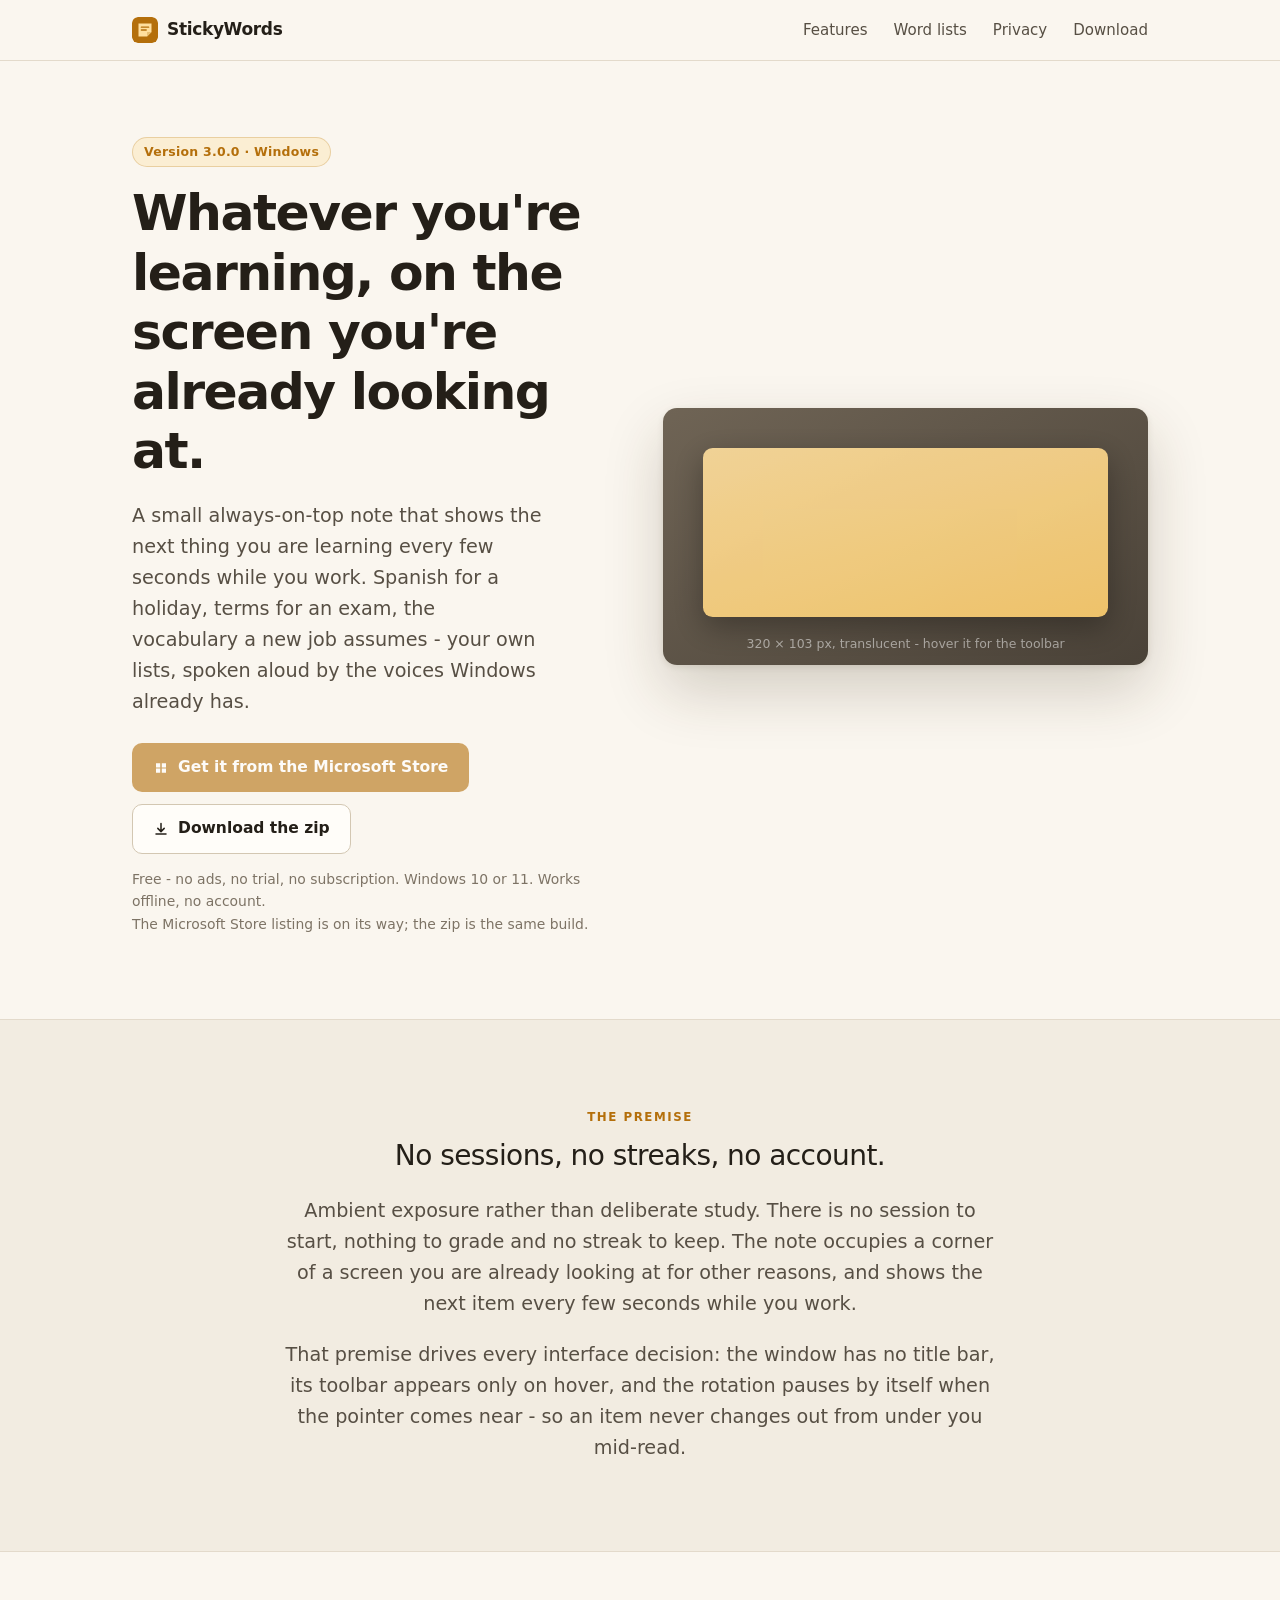
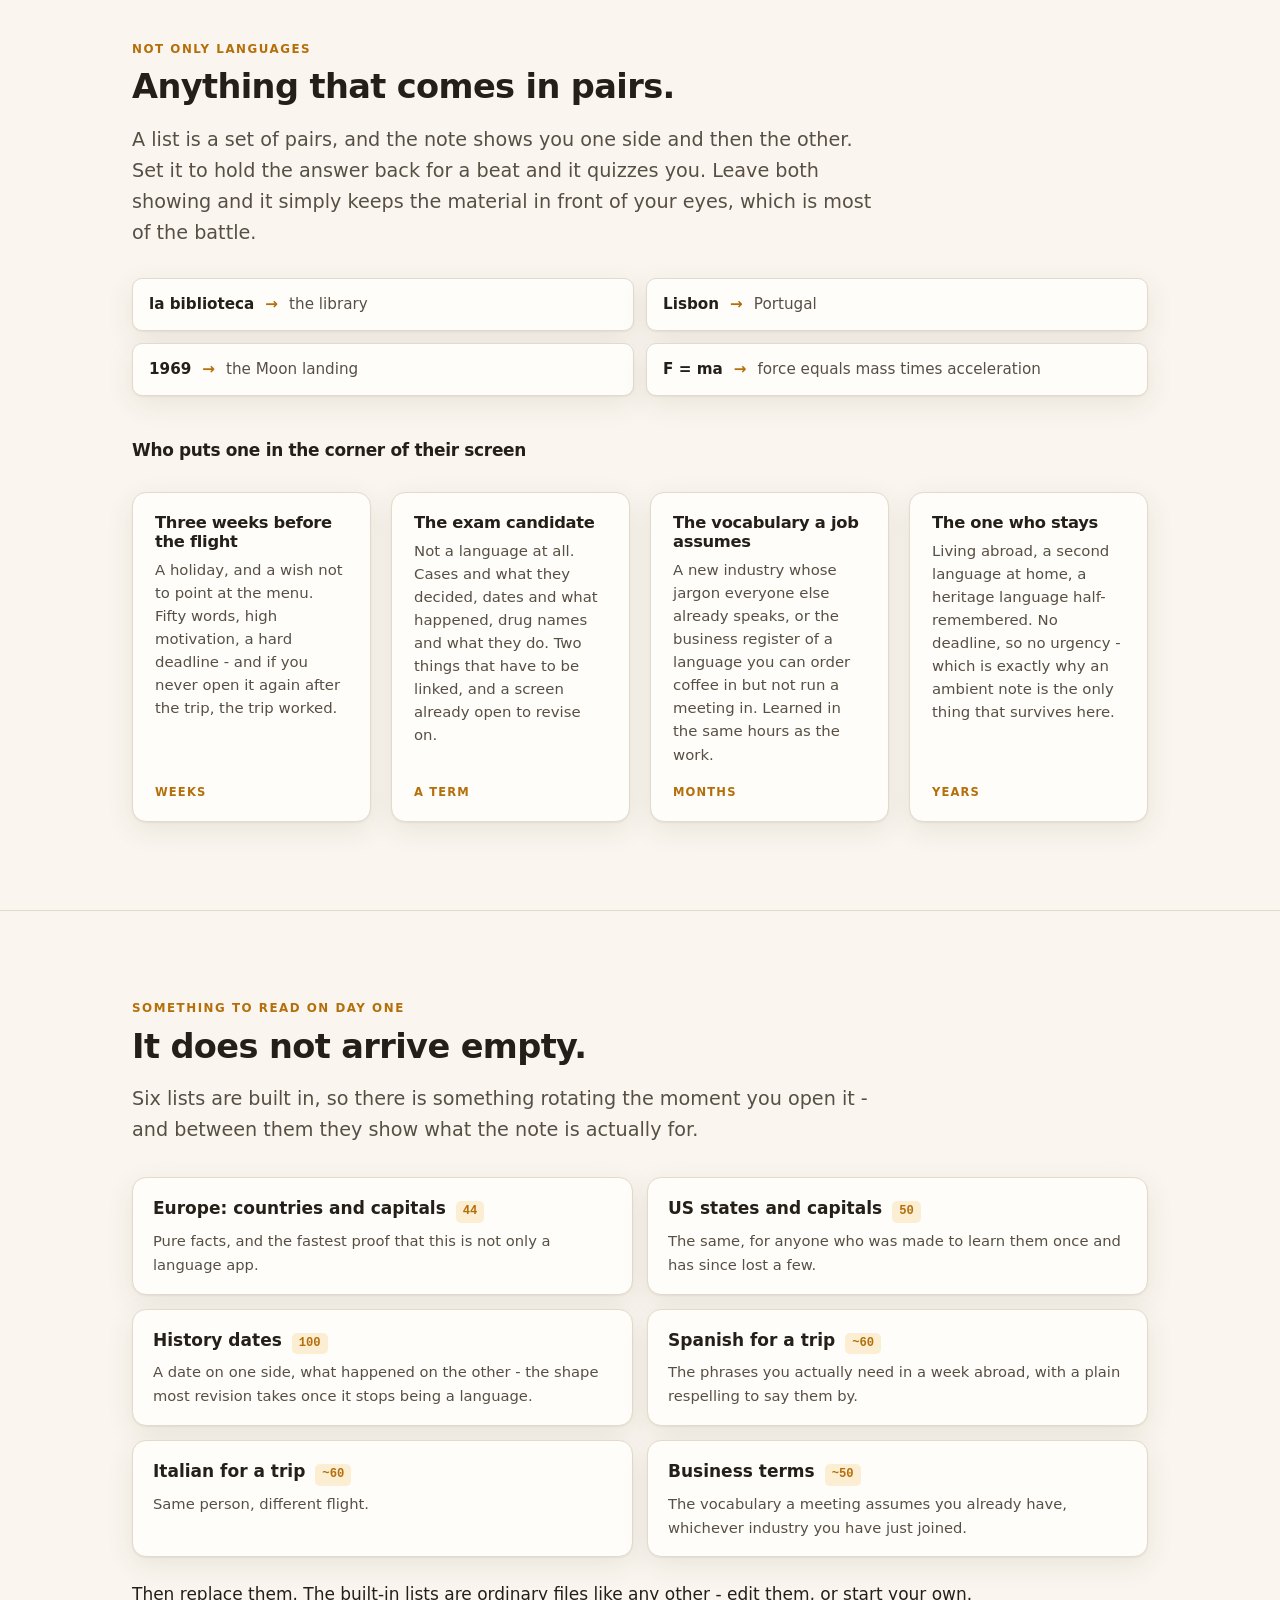
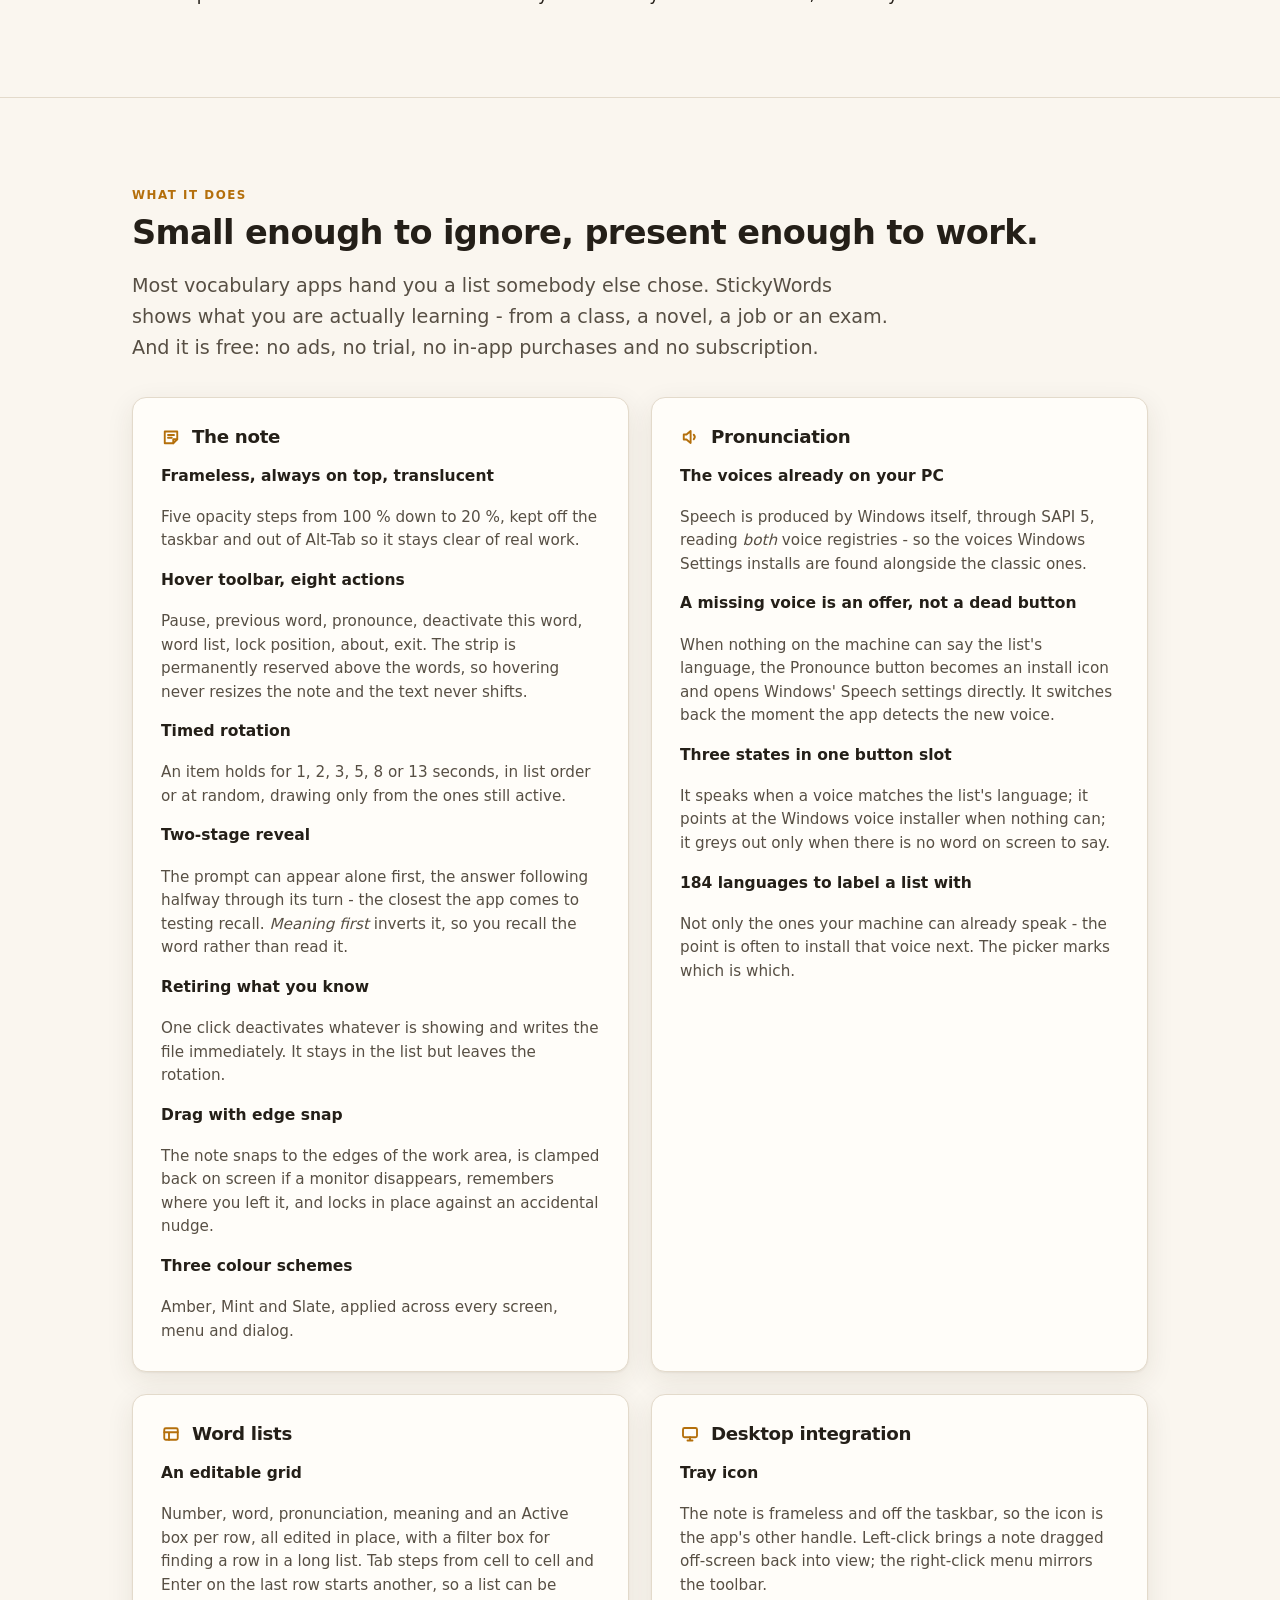
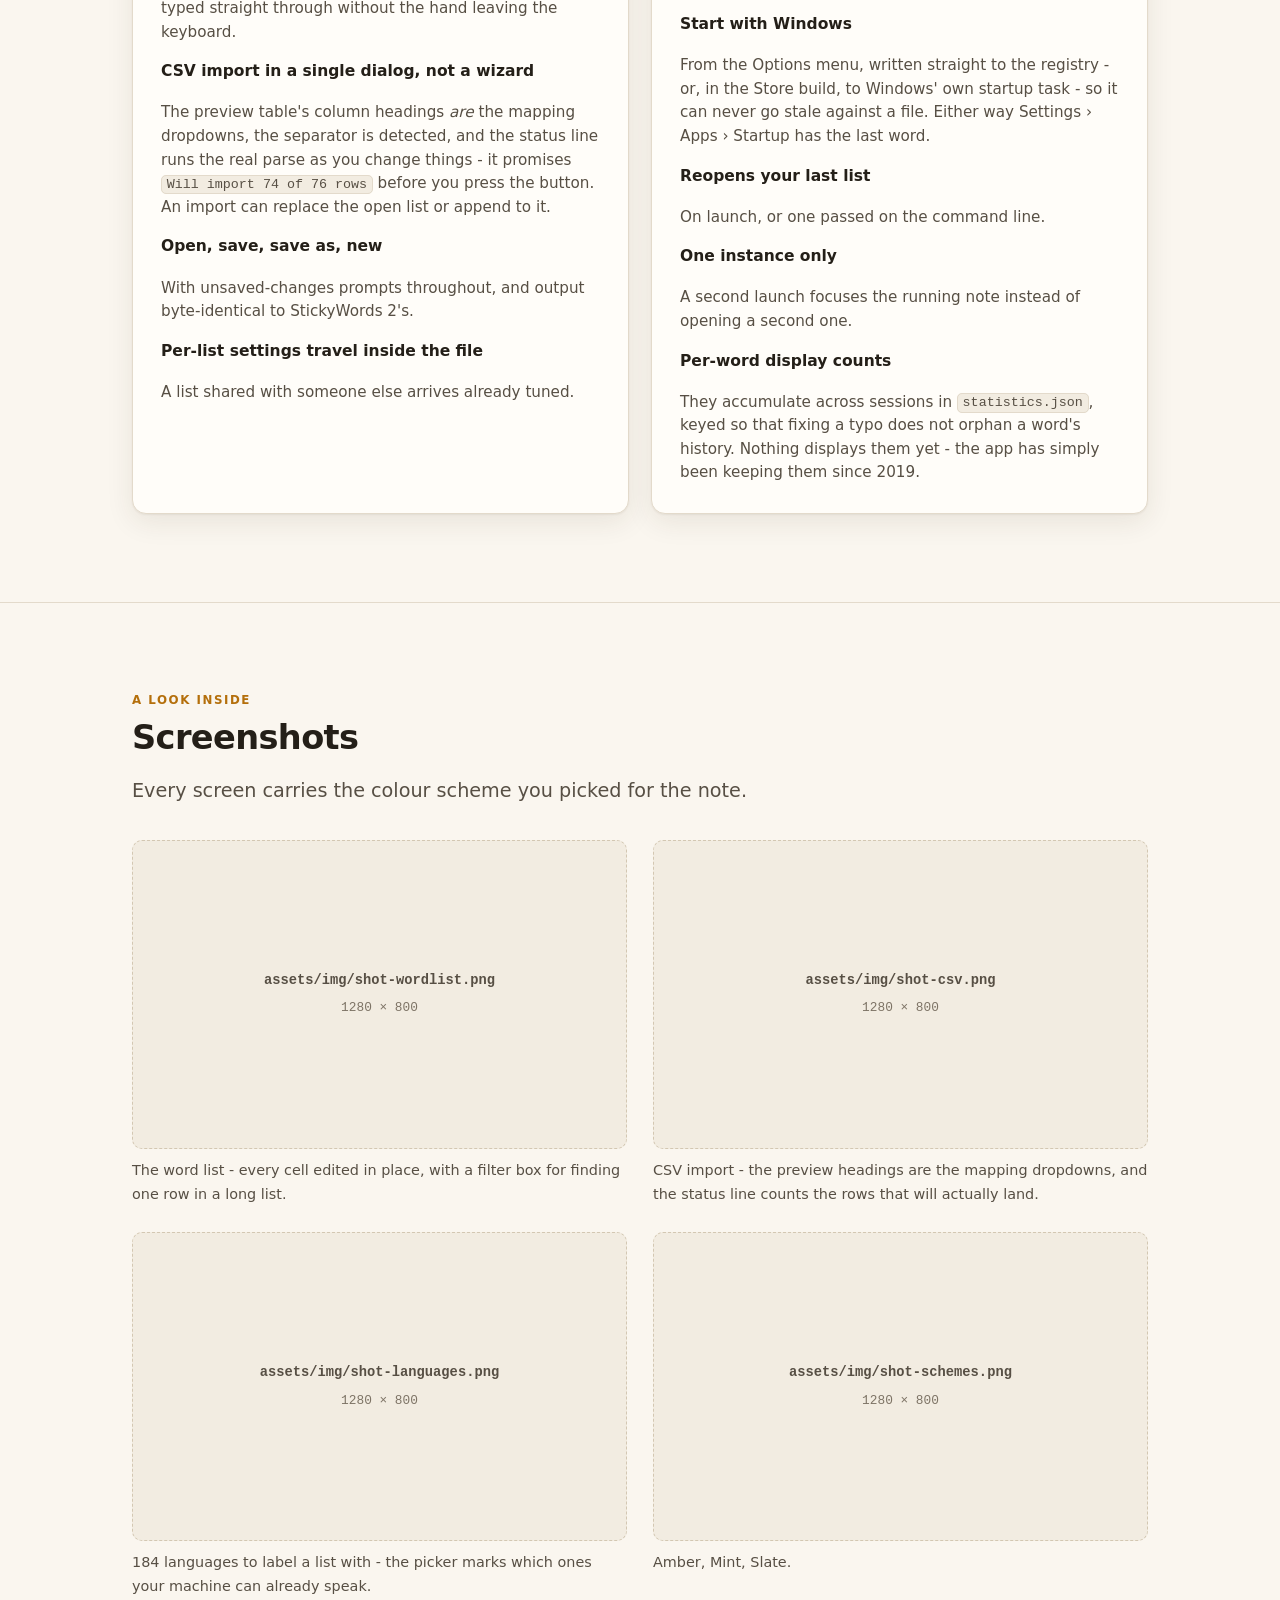
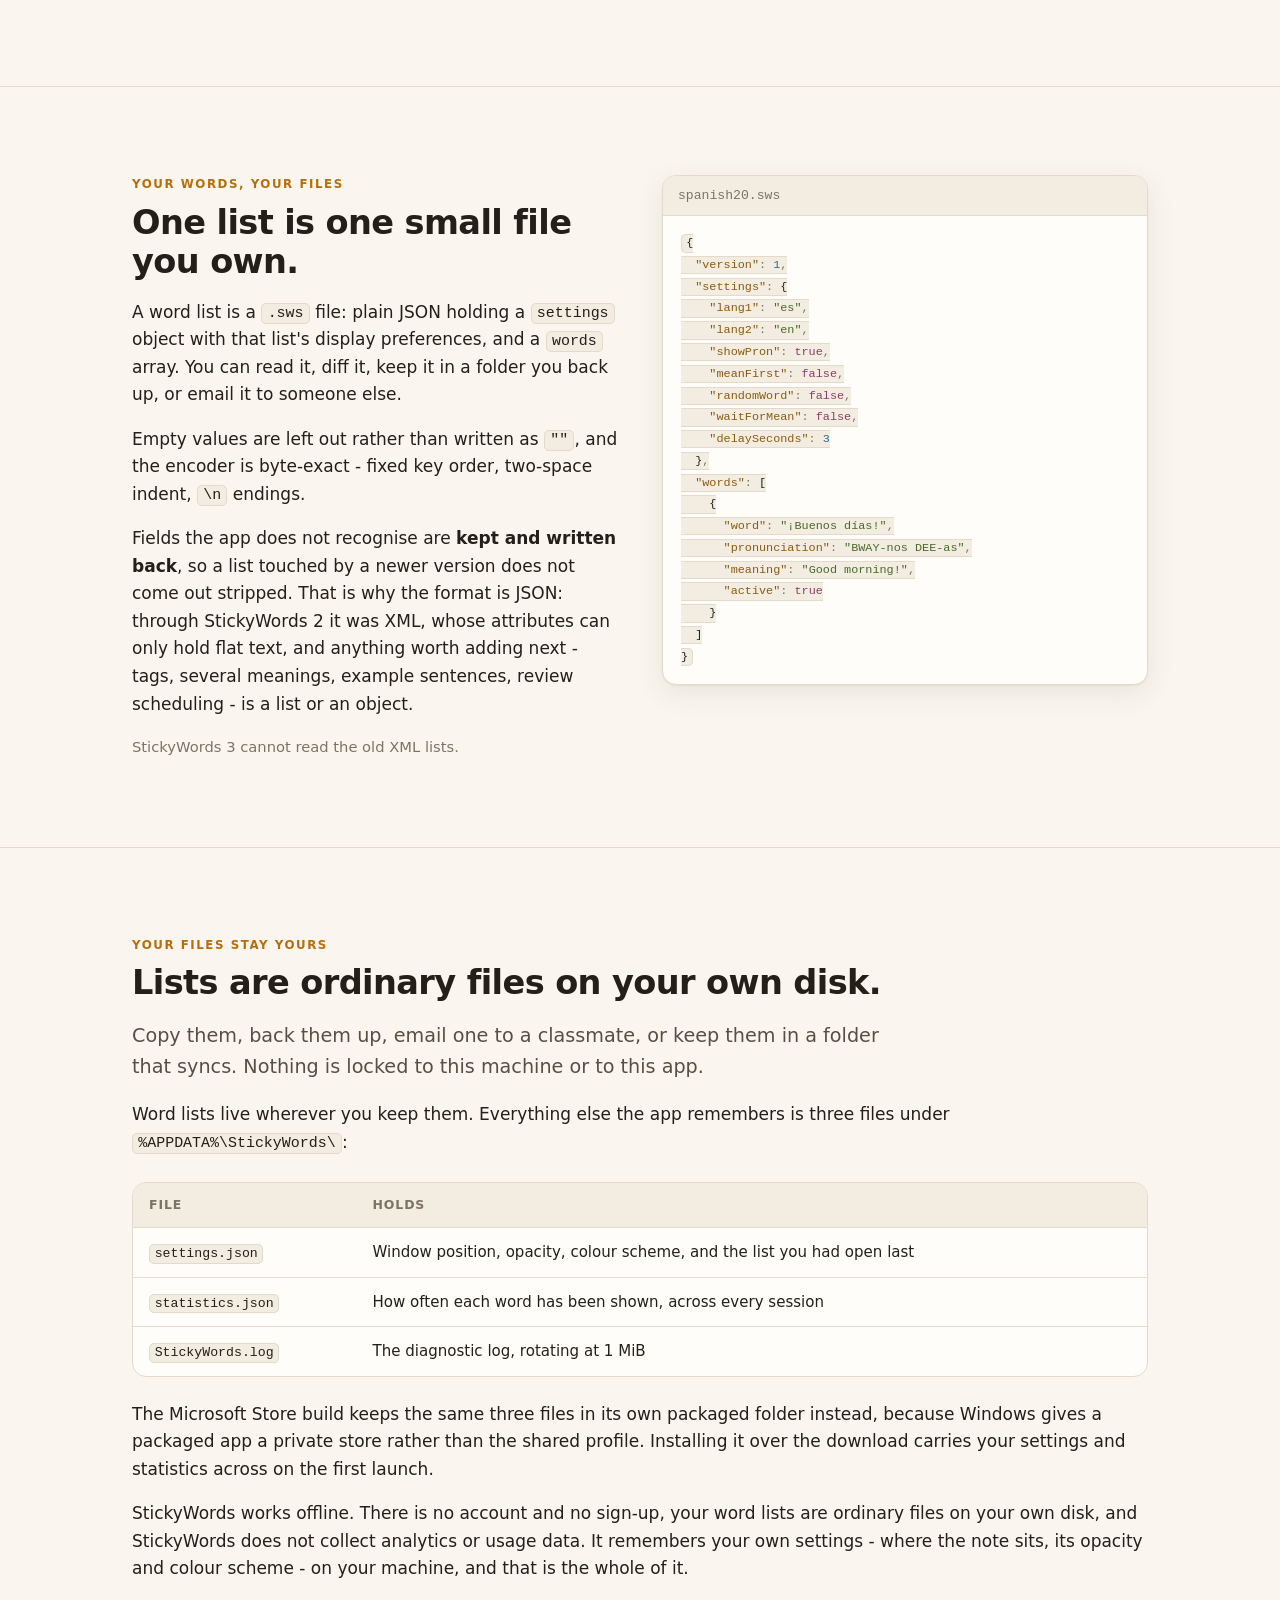
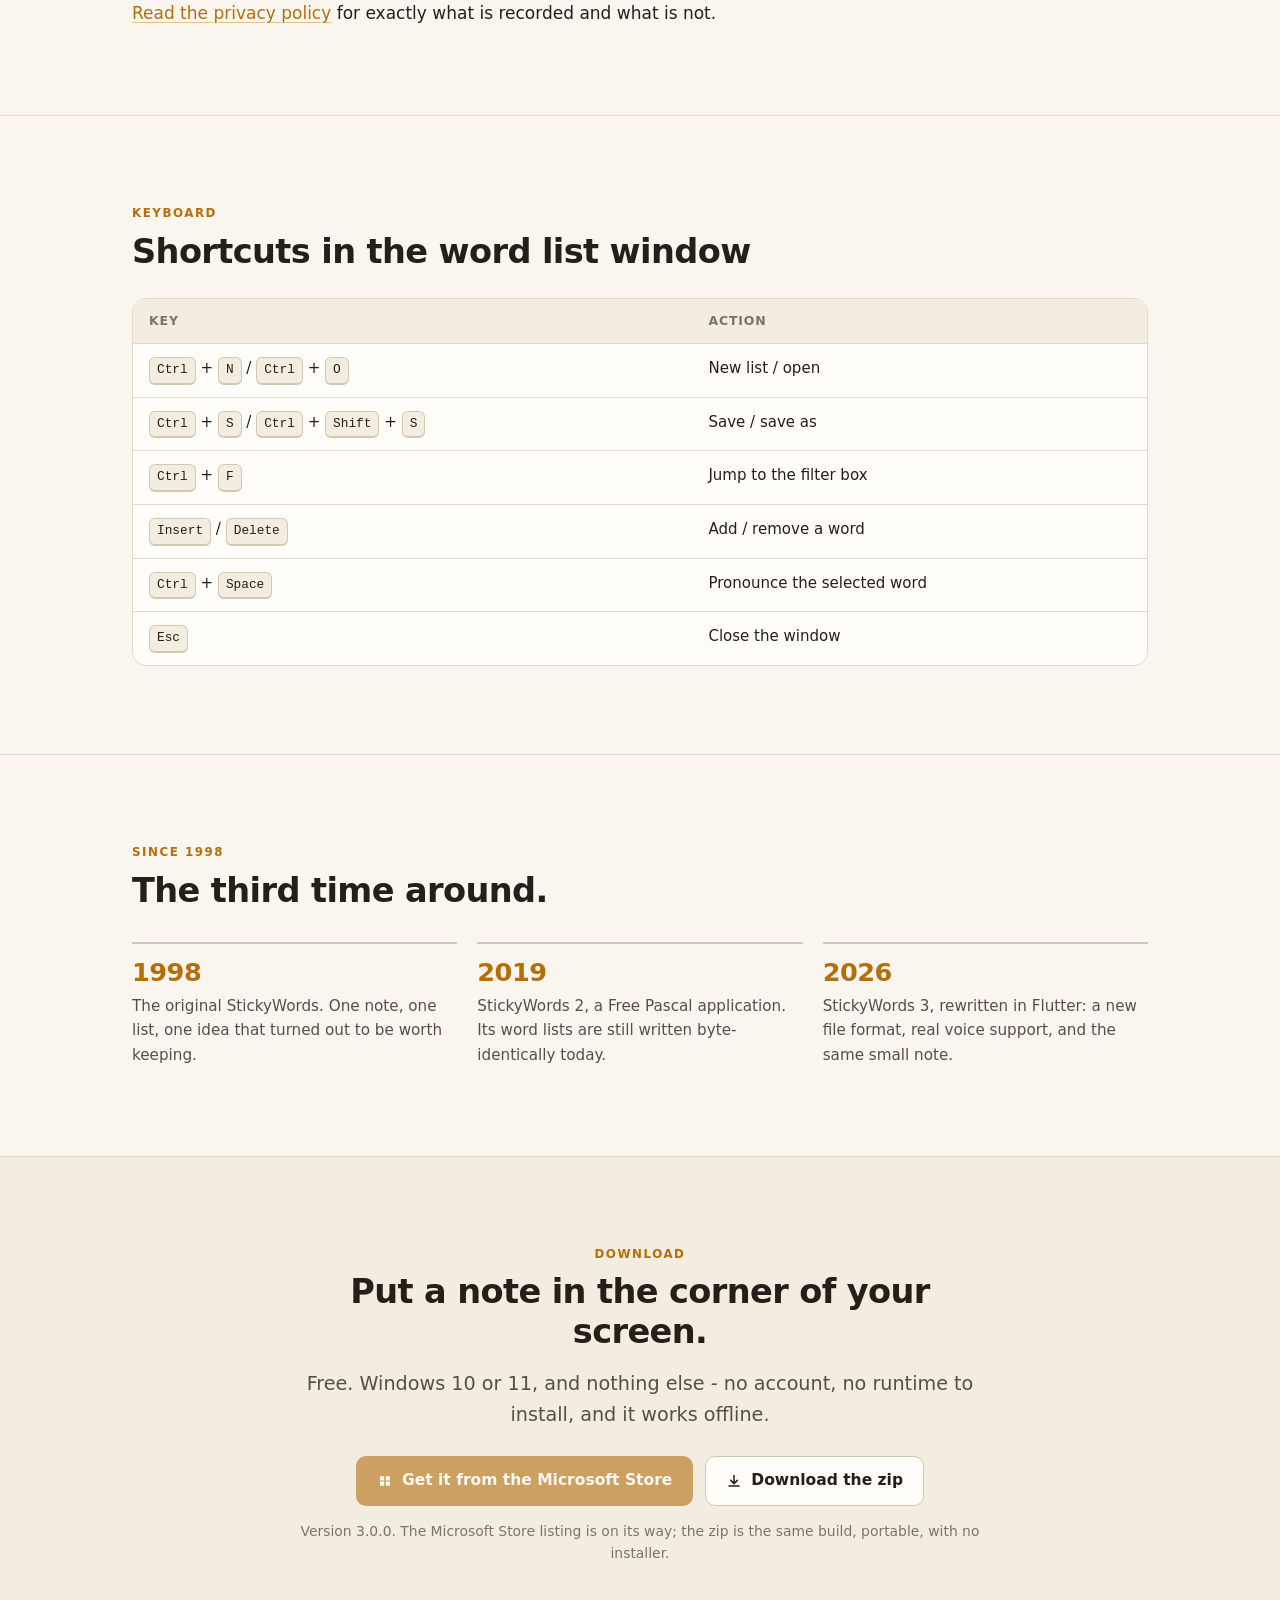
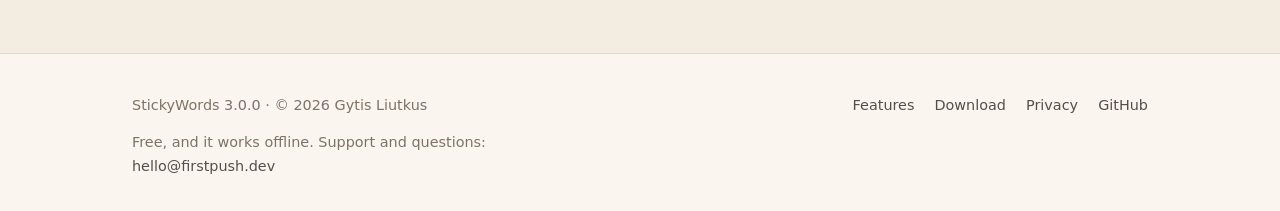
<file: index.html>
<!doctype html>
<html lang="en">
<head>
<meta charset="utf-8">
<meta name="viewport" content="width=device-width, initial-scale=1">
<title>StickyWords - an always-on-top note for whatever you're learning</title>
<meta name="description" content="A small always-on-top note that shows the next thing you are learning every few seconds while you work. Spanish for a holiday, terms for an exam, the vocabulary a new job assumes - your own lists, spoken aloud by the voices Windows already has. Free.">
<link rel="icon" href="assets/img/favicon.svg" type="image/svg+xml">
<link rel="stylesheet" href="assets/css/site.css">
<meta name="theme-color" content="#faf6ef" media="(prefers-color-scheme: light)">
<meta name="theme-color" content="#14120e" media="(prefers-color-scheme: dark)">
<meta property="og:type" content="website">
<meta property="og:title" content="StickyWords">
<meta property="og:description" content="A small always-on-top note that shows the next thing you are learning every few seconds while you work. Your own lists, spoken aloud by the voices Windows already has. Free, and it works offline.">
<meta property="og:url" content="https://stickywords.firstpush.dev/">
<!-- TODO: add a 1200x630 social card at assets/img/og.png, then uncomment:
<meta property="og:image" content="https://stickywords.firstpush.dev/assets/img/og.png"> -->
<meta name="twitter:card" content="summary_large_image">
</head>
<body>

<!-- icon sprite -->
<svg xmlns="http://www.w3.org/2000/svg" style="display:none" aria-hidden="true">
  <symbol id="i-pause" viewBox="0 0 16 16" fill="none" stroke="currentColor" stroke-width="1.5" stroke-linecap="round"><path d="M6 3.5v9M10 3.5v9"/></symbol>
  <symbol id="i-prev" viewBox="0 0 16 16" fill="currentColor" stroke="none"><path d="M10.5 3.8v8.4L4.8 8z"/></symbol>
  <symbol id="i-speak" viewBox="0 0 16 16" fill="none" stroke="currentColor" stroke-width="1.5" stroke-linecap="round" stroke-linejoin="round"><path d="M8.5 3.2 5.2 6H3v4h2.2l3.3 2.8z"/><path d="M11 6.2a2.6 2.6 0 0 1 0 3.6"/></symbol>
  <symbol id="i-off" viewBox="0 0 16 16" fill="none" stroke="currentColor" stroke-width="1.5" stroke-linecap="round"><circle cx="8" cy="8" r="4.6"/><path d="M4.7 11.3 11.3 4.7"/></symbol>
  <symbol id="i-list" viewBox="0 0 16 16" fill="none" stroke="currentColor" stroke-width="1.5" stroke-linecap="round"><path d="M3.5 5h9M3.5 8h9M3.5 11h9"/></symbol>
  <symbol id="i-lock" viewBox="0 0 16 16" fill="none" stroke="currentColor" stroke-width="1.5" stroke-linecap="round" stroke-linejoin="round"><rect x="4" y="7.2" width="8" height="5.6" rx="1.2"/><path d="M6 7.2V5.9a2 2 0 0 1 4 0v1.3"/></symbol>
  <symbol id="i-info" viewBox="0 0 16 16" fill="none" stroke="currentColor" stroke-width="1.5" stroke-linecap="round"><circle cx="8" cy="8" r="5.2"/><path d="M8 7.6v3"/><path d="M8 5.3v.2"/></symbol>
  <symbol id="i-close" viewBox="0 0 16 16" fill="none" stroke="currentColor" stroke-width="1.5" stroke-linecap="round"><path d="M4.5 4.5l7 7M11.5 4.5l-7 7"/></symbol>
  <symbol id="i-note" viewBox="0 0 16 16" fill="none" stroke="currentColor" stroke-width="1.5" stroke-linecap="round" stroke-linejoin="round"><path d="M3 3.6h10v6.2L9.8 13H3z"/><path d="M13 9.8H9.8V13"/><path d="M5.6 6.4h4.8M5.6 8.6h3"/></symbol>
  <symbol id="i-grid" viewBox="0 0 16 16" fill="none" stroke="currentColor" stroke-width="1.5" stroke-linecap="round" stroke-linejoin="round"><rect x="2.6" y="3.4" width="10.8" height="9.2" rx="1.2"/><path d="M2.6 6.6h10.8M6.4 6.6v6"/></symbol>
  <symbol id="i-desktop" viewBox="0 0 16 16" fill="none" stroke="currentColor" stroke-width="1.5" stroke-linecap="round" stroke-linejoin="round"><rect x="2.4" y="3.2" width="11.2" height="7.4" rx="1.2"/><path d="M6 13.2h4M8 10.6v2.6"/></symbol>
  <symbol id="i-store" viewBox="0 0 16 16" fill="currentColor" stroke="none"><path d="M3 3.2h4.2v4.2H3zM8.8 3.2H13v4.2H8.8zM3 8.6h4.2v4.2H3zM8.8 8.6H13v4.2H8.8z"/></symbol>
  <symbol id="i-download" viewBox="0 0 16 16" fill="none" stroke="currentColor" stroke-width="1.5" stroke-linecap="round" stroke-linejoin="round"><path d="M8 2.6v7.6M4.8 7.4 8 10.6l3.2-3.2M3 13h10"/></symbol>
  <symbol id="i-arrow-left" viewBox="0 0 16 16" fill="none" stroke="currentColor" stroke-width="1.5" stroke-linecap="round" stroke-linejoin="round"><path d="M9.5 3.5 5 8l4.5 4.5"/></symbol>
</svg>

<header class="site-head">
  <div class="wrap">
    <a class="brand" href="./">
      <!-- PLACEHOLDER MARK - replace assets/img/favicon.svg with the licensed note mark -->
      <img class="mark" src="assets/img/favicon.svg" alt="" width="26" height="26">
      StickyWords
    </a>
    <nav class="site-nav">
      <a class="opt-sm" href="#features">Features</a>
      <a class="opt" href="#lists">Word lists</a>
      <a class="opt" href="privacy/">Privacy</a>
      <a href="#download">Download</a>
    </nav>
  </div>
</header>

<main>

  <!-- ============ hero ============ -->
  <section class="hero">
    <div class="wrap">
      <div>
        <p class="version-pill">Version 3.0.0 · Windows</p>
        <h1>Whatever you're learning, on the screen you're already looking at.</h1>
        <p class="lede">A small always-on-top note that shows the next thing you are learning
          every few seconds while you work. Spanish for a holiday, terms for an exam, the
          vocabulary a new job assumes - your own lists, spoken aloud by the voices Windows
          already has.</p>
        <div class="btn-row">
          <!-- TODO: paste the Microsoft Store listing URL into href, then delete
               aria-disabled and the is-pending class to switch the button on. -->
          <a class="btn btn-primary is-pending" href="#" aria-disabled="true">
            <svg width="16" height="16" aria-hidden="true"><use href="#i-store"/></svg>
            Get it from the Microsoft Store
          </a>
          <a class="btn btn-secondary" href="https://github.com/64715/stickywords-web/releases/latest">
            <svg width="16" height="16" aria-hidden="true"><use href="#i-download"/></svg>
            Download the zip
          </a>
        </div>
        <p class="btn-note">Free - no ads, no trial, no subscription. Windows 10 or 11.
          Works offline, no account.<br>
          The Microsoft&nbsp;Store listing is on its way; the zip is the same build.</p>
      </div>

      <!-- the note, cycling -->
      <div class="desk">
        <div class="note-stage" data-note-demo data-swapping="0">
          <div class="note">
            <div class="note-bar" aria-hidden="true">
              <svg viewBox="0 0 16 16"><use href="#i-pause"/></svg>
              <svg viewBox="0 0 16 16"><use href="#i-prev"/></svg>
              <svg viewBox="0 0 16 16"><use href="#i-speak"/></svg>
              <svg viewBox="0 0 16 16"><use href="#i-off"/></svg>
              <svg viewBox="0 0 16 16"><use href="#i-list"/></svg>
              <svg viewBox="0 0 16 16"><use href="#i-lock"/></svg>
              <svg viewBox="0 0 16 16"><use href="#i-info"/></svg>
              <svg viewBox="0 0 16 16"><use href="#i-close"/></svg>
            </div>
            <div class="note-body">
              <div class="w-word">¡Buenos días!</div>
              <div class="w-pron">[BWAY-nos DEE-as]</div>
              <div class="w-mean">Good morning!</div>
            </div>
          </div>
        </div>
        <p class="desk-caption">320 × 103 px, translucent - hover it for the toolbar</p>
      </div>
    </div>
  </section>

  <!-- ============ premise ============ -->
  <section class="premise">
    <div class="wrap">
      <p class="eyebrow">The premise</p>
      <p class="big">No sessions, no streaks, no account.</p>
      <p class="lede center">Ambient exposure rather than deliberate study. There is no session
        to start, nothing to grade and no streak to keep. The note occupies a corner of a screen
        you are already looking at for other reasons, and shows the next item every few seconds
        while you work.</p>
      <p class="lede center" style="margin-top:1em">That premise drives every interface decision: the window has no title bar,
        its toolbar appears only on hover, and the rotation pauses by itself when the pointer
        comes near - so an item never changes out from under you mid-read.</p>
    </div>
  </section>

  <!-- ============ what you can learn ============ -->
  <section id="learn">
    <div class="wrap">
      <p class="eyebrow">Not only languages</p>
      <h2>Anything that comes in pairs.</h2>
      <p class="lede">A list is a set of pairs, and the note shows you one side and then the
        other. Set it to hold the answer back for a beat and it quizzes you. Leave both
        showing and it simply keeps the material in front of your eyes, which is most of
        the battle.</p>

      <div class="pairs">
        <div class="pair"><b>la biblioteca</b> <span class="arrow">→</span> <span class="ans">the library</span></div>
        <div class="pair"><b>Lisbon</b> <span class="arrow">→</span> <span class="ans">Portugal</span></div>
        <div class="pair"><b>1969</b> <span class="arrow">→</span> <span class="ans">the Moon landing</span></div>
        <div class="pair"><b>F = ma</b> <span class="arrow">→</span> <span class="ans">force equals mass times acceleration</span></div>
      </div>

      <h3 style="margin-top:44px">Who puts one in the corner of their screen</h3>

      <div class="who">
        <div class="who-card">
          <h3>Three weeks before the flight</h3>
          <p>A holiday, and a wish not to point at the menu. Fifty words, high motivation,
            a hard deadline - and if you never open it again after the trip, the trip
            worked.</p>
          <span class="horizon">Weeks</span>
        </div>
        <div class="who-card">
          <h3>The exam candidate</h3>
          <p>Not a language at all. Cases and what they decided, dates and what happened,
            drug names and what they do. Two things that have to be linked, and a screen
            already open to revise on.</p>
          <span class="horizon">A term</span>
        </div>
        <div class="who-card">
          <h3>The vocabulary a job assumes</h3>
          <p>A new industry whose jargon everyone else already speaks, or the business
            register of a language you can order coffee in but not run a meeting in.
            Learned in the same hours as the work.</p>
          <span class="horizon">Months</span>
        </div>
        <div class="who-card">
          <h3>The one who stays</h3>
          <p>Living abroad, a second language at home, a heritage language half-remembered.
            No deadline, so no urgency - which is exactly why an ambient note is the only
            thing that survives here.</p>
          <span class="horizon">Years</span>
        </div>
      </div>
    </div>
  </section>

  <!-- ============ starter lists ============ -->
  <section id="starter">
    <div class="wrap">
      <p class="eyebrow">Something to read on day one</p>
      <h2>It does not arrive empty.</h2>
      <p class="lede">Six lists are built in, so there is something rotating the moment you
        open it - and between them they show what the note is actually for.</p>

      <div class="starters">
        <div class="starter">
          <div class="name">Europe: countries and capitals <span class="count">44</span></div>
          <p>Pure facts, and the fastest proof that this is not only a language app.</p>
        </div>
        <div class="starter">
          <div class="name">US states and capitals <span class="count">50</span></div>
          <p>The same, for anyone who was made to learn them once and has since lost a few.</p>
        </div>
        <div class="starter">
          <div class="name">History dates <span class="count">100</span></div>
          <p>A date on one side, what happened on the other - the shape most revision takes
            once it stops being a language.</p>
        </div>
        <div class="starter">
          <div class="name">Spanish for a trip <span class="count">~60</span></div>
          <p>The phrases you actually need in a week abroad, with a plain respelling to say
            them by.</p>
        </div>
        <div class="starter">
          <div class="name">Italian for a trip <span class="count">~60</span></div>
          <p>Same person, different flight.</p>
        </div>
        <div class="starter">
          <div class="name">Business terms <span class="count">~50</span></div>
          <p>The vocabulary a meeting assumes you already have, whichever industry you have
            just joined.</p>
        </div>
      </div>

      <p style="margin-top:24px">Then replace them. The built-in lists are ordinary files
        like any other - edit them, or start your own.</p>
    </div>
  </section>

  <!-- ============ features ============ -->
  <section id="features">
    <div class="wrap">
      <p class="eyebrow">What it does</p>
      <h2>Small enough to ignore, present enough to work.</h2>
      <p class="lede">Most vocabulary apps hand you a list somebody else chose. StickyWords
        shows what you are actually learning - from a class, a novel, a job or an exam. And it
        is free: no ads, no trial, no in-app purchases and no subscription.</p>

      <div class="cards">

        <div class="card">
          <div class="card-head">
            <svg aria-hidden="true"><use href="#i-note"/></svg>
            <h3>The note</h3>
          </div>
          <dl>
            <dt>Frameless, always on top, translucent</dt>
            <dd>Five opacity steps from 100 % down to 20 %, kept off the taskbar and out of
              Alt-Tab so it stays clear of real work.</dd>

            <dt>Hover toolbar, eight actions</dt>
            <dd>Pause, previous word, pronounce, deactivate this word, word list, lock
              position, about, exit. The strip is permanently reserved above the words, so
              hovering never resizes the note and the text never shifts.</dd>

            <dt>Timed rotation</dt>
            <dd>An item holds for 1, 2, 3, 5, 8 or 13 seconds, in list order or at random,
              drawing only from the ones still active.</dd>

            <dt>Two-stage reveal</dt>
            <dd>The prompt can appear alone first, the answer following halfway through its
              turn - the closest the app comes to testing recall. <em>Meaning first</em>
              inverts it, so you recall the word rather than read it.</dd>

            <dt>Retiring what you know</dt>
            <dd>One click deactivates whatever is showing and writes the file immediately.
              It stays in the list but leaves the rotation.</dd>

            <dt>Drag with edge snap</dt>
            <dd>The note snaps to the edges of the work area, is clamped back on screen if a
              monitor disappears, remembers where you left it, and locks in place against an
              accidental nudge.</dd>

            <dt>Three colour schemes</dt>
            <dd>Amber, Mint and Slate, applied across every screen, menu and dialog.</dd>
          </dl>
        </div>

        <div class="card">
          <div class="card-head">
            <svg aria-hidden="true"><use href="#i-speak"/></svg>
            <h3>Pronunciation</h3>
          </div>
          <dl>
            <dt>The voices already on your PC</dt>
            <dd>Speech is produced by Windows itself, through SAPI 5, reading <em>both</em>
              voice registries - so the voices Windows Settings installs are found alongside
              the classic ones.</dd>

            <dt>A missing voice is an offer, not a dead button</dt>
            <dd>When nothing on the machine can say the list's language, the Pronounce button
              becomes an install icon and opens Windows' Speech settings directly. It switches
              back the moment the app detects the new voice.</dd>

            <dt>Three states in one button slot</dt>
            <dd>It speaks when a voice matches the list's language; it points at the Windows
              voice installer when nothing can; it greys out only when there is no word on
              screen to say.</dd>

            <dt>184 languages to label a list with</dt>
            <dd>Not only the ones your machine can already speak - the point is often to
              install that voice next. The picker marks which is which.</dd>
          </dl>
        </div>

        <div class="card">
          <div class="card-head">
            <svg aria-hidden="true"><use href="#i-grid"/></svg>
            <h3>Word lists</h3>
          </div>
          <dl>
            <dt>An editable grid</dt>
            <dd>Number, word, pronunciation, meaning and an Active box per row, all edited in
              place, with a filter box for finding a row in a long list. Tab steps from cell to
              cell and Enter on the last row starts another, so a list can be typed straight
              through without the hand leaving the keyboard.</dd>

            <dt>CSV import in a single dialog, not a wizard</dt>
            <dd>The preview table's column headings <em>are</em> the mapping dropdowns, the
              separator is detected, and the status line runs the real parse as you change
              things - it promises <code>Will import 74 of 76 rows</code> before you press the
              button. An import can replace the open list or append to it.</dd>

            <dt>Open, save, save as, new</dt>
            <dd>With unsaved-changes prompts throughout, and output byte-identical to
              StickyWords 2's.</dd>

            <dt>Per-list settings travel inside the file</dt>
            <dd>A list shared with someone else arrives already tuned.</dd>
          </dl>
        </div>

        <div class="card">
          <div class="card-head">
            <svg aria-hidden="true"><use href="#i-desktop"/></svg>
            <h3>Desktop integration</h3>
          </div>
          <dl>
            <dt>Tray icon</dt>
            <dd>The note is frameless and off the taskbar, so the icon is the app's other
              handle. Left-click brings a note dragged off-screen back into view; the
              right-click menu mirrors the toolbar.</dd>

            <dt>Start with Windows</dt>
            <dd>From the Options menu, written straight to the registry - or, in the Store
              build, to Windows' own startup task - so it can never go stale against a file.
              Either way Settings › Apps › Startup has the last word.</dd>

            <dt>Reopens your last list</dt>
            <dd>On launch, or one passed on the command line.</dd>

            <dt>One instance only</dt>
            <dd>A second launch focuses the running note instead of opening a second one.</dd>

            <dt>Per-word display counts</dt>
            <dd>They accumulate across sessions in <code>statistics.json</code>, keyed so that
              fixing a typo does not orphan a word's history. Nothing displays them yet - the
              app has simply been keeping them since 2019.</dd>
          </dl>
        </div>

      </div>
    </div>
  </section>

  <!-- ============ screenshots ============ -->
  <section id="shots">
    <div class="wrap">
      <p class="eyebrow">A look inside</p>
      <h2>Screenshots</h2>
      <p class="lede">Every screen carries the colour scheme you picked for the note.</p>

      <div class="shots">

        <figure class="shot" style="--ar: 16 / 10">
          <!-- Replace the div below with:
               <img src="assets/img/shot-wordlist.png" alt="The StickyWords word list window, a grid of words being edited in place" width="1280" height="800"> -->
          <div class="shot-ph"><strong>assets/img/shot-wordlist.png</strong>1280 × 800</div>
          <figcaption>The word list - every cell edited in place, with a filter box for
            finding one row in a long list.</figcaption>
        </figure>

        <figure class="shot" style="--ar: 16 / 10">
          <!-- Replace the div below with:
               <img src="assets/img/shot-csv.png" alt="The CSV import dialog, its preview table headings doubling as mapping dropdowns" width="1280" height="800"> -->
          <div class="shot-ph"><strong>assets/img/shot-csv.png</strong>1280 × 800</div>
          <figcaption>CSV import - the preview headings are the mapping dropdowns, and the
            status line counts the rows that will actually land.</figcaption>
        </figure>

        <figure class="shot" style="--ar: 16 / 10">
          <!-- Replace the div below with:
               <img src="assets/img/shot-languages.png" alt="The language picker showing which of the 184 languages have a voice installed" width="1280" height="800"> -->
          <div class="shot-ph"><strong>assets/img/shot-languages.png</strong>1280 × 800</div>
          <figcaption>184 languages to label a list with - the picker marks which ones your
            machine can already speak.</figcaption>
        </figure>

        <figure class="shot" style="--ar: 16 / 10">
          <!-- Replace the div below with:
               <img src="assets/img/shot-schemes.png" alt="The note in the Amber, Mint and Slate colour schemes side by side" width="1280" height="800"> -->
          <div class="shot-ph"><strong>assets/img/shot-schemes.png</strong>1280 × 800</div>
          <figcaption>Amber, Mint, Slate.</figcaption>
        </figure>

      </div>
    </div>
  </section>

  <!-- ============ word lists / format ============ -->
  <section id="lists">
    <div class="wrap split">
      <div>
        <p class="eyebrow">Your words, your files</p>
        <h2>One list is one small file you own.</h2>
        <p>A word list is a <code>.sws</code> file: plain JSON holding a <code>settings</code>
          object with that list's display preferences, and a <code>words</code> array. You can
          read it, diff it, keep it in a folder you back up, or email it to someone else.</p>
        <p>Empty values are left out rather than written as <code>""</code>, and the encoder is
          byte-exact - fixed key order, two-space indent, <code>\n</code> endings.</p>
        <p>Fields the app does not recognise are <strong>kept and written back</strong>, so a
          list touched by a newer version does not come out stripped. That is why the format is
          JSON: through StickyWords 2 it was XML, whose attributes can only hold flat text, and
          anything worth adding next - tags, several meanings, example sentences, review
          scheduling - is a list or an object.</p>
        <p class="muted" style="font-size:.92rem">StickyWords 3 cannot read the old XML lists.</p>
      </div>

      <div class="codebox">
        <div class="codebar">spanish20.sws</div>
<pre><code>{
  <span class="tk-k">"version"</span><span class="tk-p">:</span> <span class="tk-n">1</span><span class="tk-p">,</span>
  <span class="tk-k">"settings"</span><span class="tk-p">:</span> {
    <span class="tk-k">"lang1"</span><span class="tk-p">:</span> <span class="tk-s">"es"</span><span class="tk-p">,</span>
    <span class="tk-k">"lang2"</span><span class="tk-p">:</span> <span class="tk-s">"en"</span><span class="tk-p">,</span>
    <span class="tk-k">"showPron"</span><span class="tk-p">:</span> <span class="tk-l">true</span><span class="tk-p">,</span>
    <span class="tk-k">"meanFirst"</span><span class="tk-p">:</span> <span class="tk-l">false</span><span class="tk-p">,</span>
    <span class="tk-k">"randomWord"</span><span class="tk-p">:</span> <span class="tk-l">false</span><span class="tk-p">,</span>
    <span class="tk-k">"waitForMean"</span><span class="tk-p">:</span> <span class="tk-l">false</span><span class="tk-p">,</span>
    <span class="tk-k">"delaySeconds"</span><span class="tk-p">:</span> <span class="tk-n">3</span>
  }<span class="tk-p">,</span>
  <span class="tk-k">"words"</span><span class="tk-p">:</span> [
    {
      <span class="tk-k">"word"</span><span class="tk-p">:</span> <span class="tk-s">"¡Buenos días!"</span><span class="tk-p">,</span>
      <span class="tk-k">"pronunciation"</span><span class="tk-p">:</span> <span class="tk-s">"BWAY-nos DEE-as"</span><span class="tk-p">,</span>
      <span class="tk-k">"meaning"</span><span class="tk-p">:</span> <span class="tk-s">"Good morning!"</span><span class="tk-p">,</span>
      <span class="tk-k">"active"</span><span class="tk-p">:</span> <span class="tk-l">true</span>
    }
  ]
}</code></pre>
      </div>
    </div>
  </section>

  <!-- ============ where data lives ============ -->
  <section id="data">
    <div class="wrap">
      <p class="eyebrow">Your files stay yours</p>
      <h2>Lists are ordinary files on your own disk.</h2>
      <p class="lede">Copy them, back them up, email one to a classmate, or keep them in a
        folder that syncs. Nothing is locked to this machine or to this app.</p>

      <p>Word lists live wherever you keep them. Everything else the app remembers is three
        files under <code>%APPDATA%\StickyWords\</code>:</p>

      <div class="scroll">
        <table>
          <thead><tr><th>File</th><th>Holds</th></tr></thead>
          <tbody>
            <tr><td><code>settings.json</code></td><td>Window position, opacity, colour scheme, and the list you had open last</td></tr>
            <tr><td><code>statistics.json</code></td><td>How often each word has been shown, across every session</td></tr>
            <tr><td><code>StickyWords.log</code></td><td>The diagnostic log, rotating at 1 MiB</td></tr>
          </tbody>
        </table>
      </div>

      <p style="margin-top:24px">The Microsoft Store build keeps the same three files in its
        own packaged folder instead, because Windows gives a packaged app a private store
        rather than the shared profile. Installing it over the download carries your settings
        and statistics across on the first launch.</p>

      <p>StickyWords works offline. There is no account and no sign-up, your word lists are
        ordinary files on your own disk, and StickyWords does not collect analytics or usage
        data. It remembers your own settings - where the note sits, its opacity and colour
        scheme - on your machine, and that is the whole of it.</p>

      <p><a href="privacy/">Read the privacy policy</a> for exactly what is recorded and what
        is not.</p>
    </div>
  </section>

  <!-- ============ shortcuts ============ -->
  <section id="keys">
    <div class="wrap">
      <p class="eyebrow">Keyboard</p>
      <h2>Shortcuts in the word list window</h2>

      <div class="scroll">
        <table>
          <thead><tr><th>Key</th><th>Action</th></tr></thead>
          <tbody>
            <tr><td><kbd>Ctrl</kbd> + <kbd>N</kbd> / <kbd>Ctrl</kbd> + <kbd>O</kbd></td><td>New list / open</td></tr>
            <tr><td><kbd>Ctrl</kbd> + <kbd>S</kbd> / <kbd>Ctrl</kbd> + <kbd>Shift</kbd> + <kbd>S</kbd></td><td>Save / save as</td></tr>
            <tr><td><kbd>Ctrl</kbd> + <kbd>F</kbd></td><td>Jump to the filter box</td></tr>
            <tr><td><kbd>Insert</kbd> / <kbd>Delete</kbd></td><td>Add / remove a word</td></tr>
            <tr><td><kbd>Ctrl</kbd> + <kbd>Space</kbd></td><td>Pronounce the selected word</td></tr>
            <tr><td><kbd>Esc</kbd></td><td>Close the window</td></tr>
          </tbody>
        </table>
      </div>
    </div>
  </section>

  <!-- ============ heritage ============ -->
  <section id="history">
    <div class="wrap">
      <p class="eyebrow">Since 1998</p>
      <h2>The third time around.</h2>
      <div class="timeline">
        <div class="era">
          <div class="yr">1998</div>
          <p>The original StickyWords. One note, one list, one idea that turned out to be
            worth keeping.</p>
        </div>
        <div class="era">
          <div class="yr">2019</div>
          <p>StickyWords 2, a Free Pascal application. Its word lists are still written
            byte-identically today.</p>
        </div>
        <div class="era">
          <div class="yr">2026</div>
          <p>StickyWords 3, rewritten in Flutter: a new file format, real voice support,
            and the same small note.</p>
        </div>
      </div>
    </div>
  </section>

  <!-- ============ download ============ -->
  <section id="download" class="download">
    <div class="wrap">
      <p class="eyebrow">Download</p>
      <h2>Put a note in the corner of your screen.</h2>
      <p class="lede center">Free. Windows 10 or 11, and nothing else - no account, no runtime
        to install, and it works offline.</p>
      <div class="btn-row">
        <!-- TODO: paste the Microsoft Store listing URL into href, then delete
             aria-disabled and the is-pending class to switch the button on. -->
        <a class="btn btn-primary is-pending" href="#" aria-disabled="true">
          <svg width="16" height="16" aria-hidden="true"><use href="#i-store"/></svg>
          Get it from the Microsoft Store
        </a>
        <a class="btn btn-secondary" href="https://github.com/64715/stickywords-web/releases/latest">
          <svg width="16" height="16" aria-hidden="true"><use href="#i-download"/></svg>
          Download the zip
        </a>
      </div>
      <p class="btn-note">Version 3.0.0. The Microsoft&nbsp;Store listing is on its way;
        the zip is the same build, portable, with no installer.</p>
    </div>
  </section>

</main>

<footer class="site-foot">
  <div class="wrap">
    <div>
      <p>StickyWords 3.0.0 &middot; &copy; 2026 Gytis Liutkus</p>
      <p class="foot-credit">Free, and it works offline. Support and questions:
        <a href="mailto:hello@firstpush.dev">hello@firstpush.dev</a></p>
    </div>
    <nav class="foot-links">
      <a href="#features">Features</a>
      <a href="#download">Download</a>
      <a href="privacy/">Privacy</a>
      <a href="https://github.com/64715/stickywords-web">GitHub</a>
    </nav>
  </div>
</footer>

<script src="assets/js/note.js"></script>
</body>
</html>
</file>
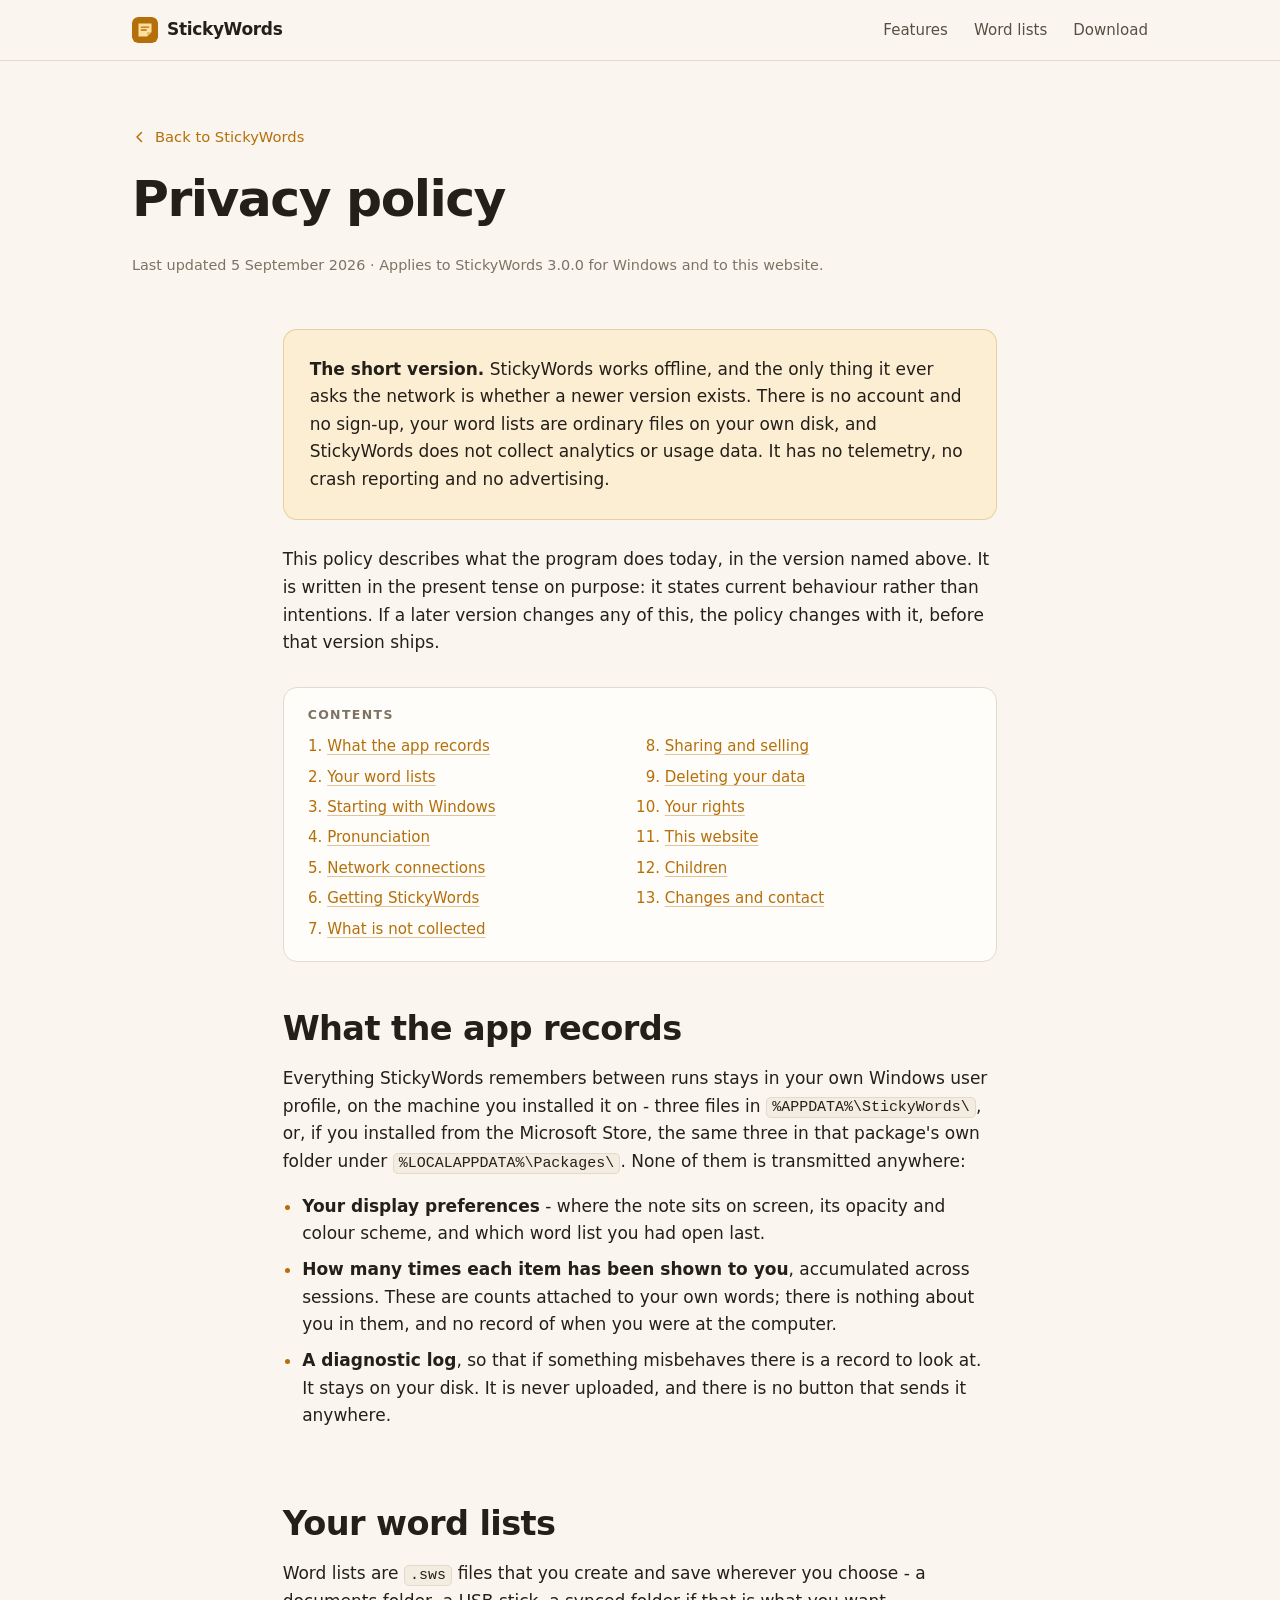
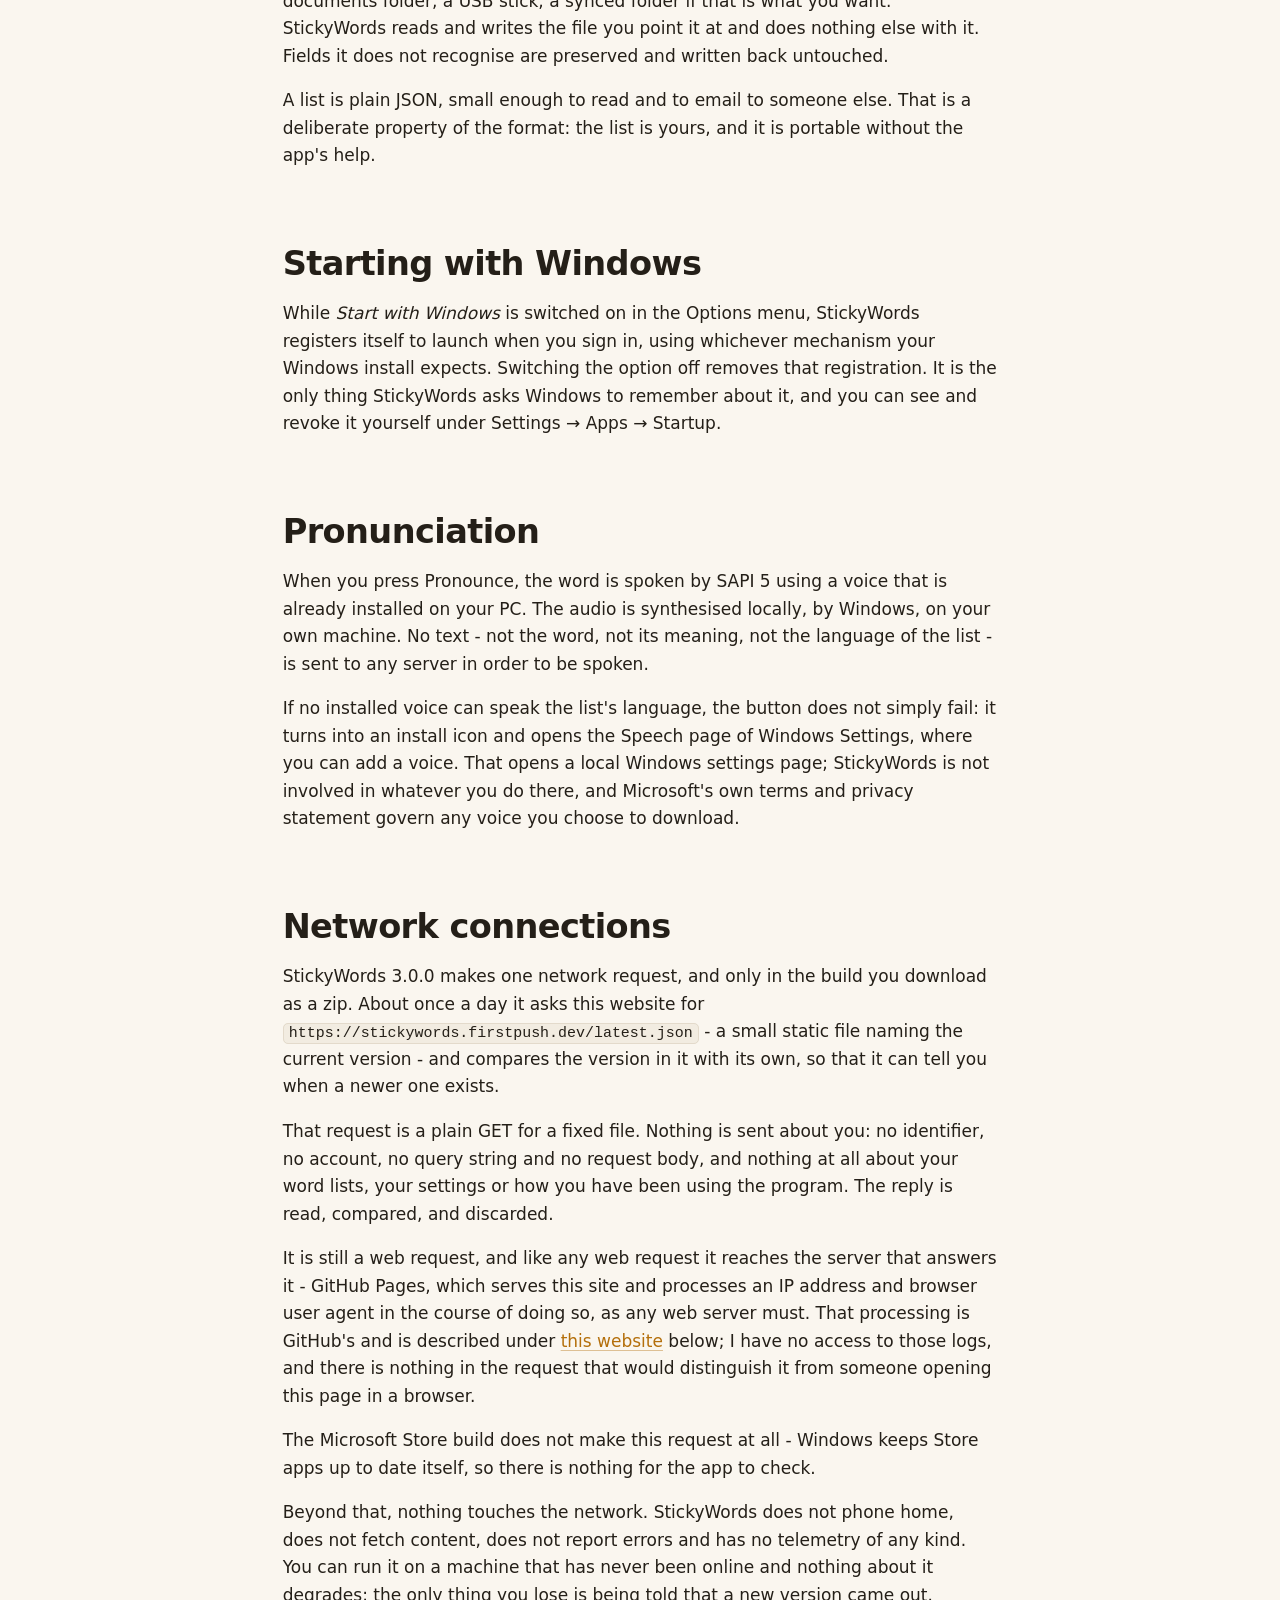
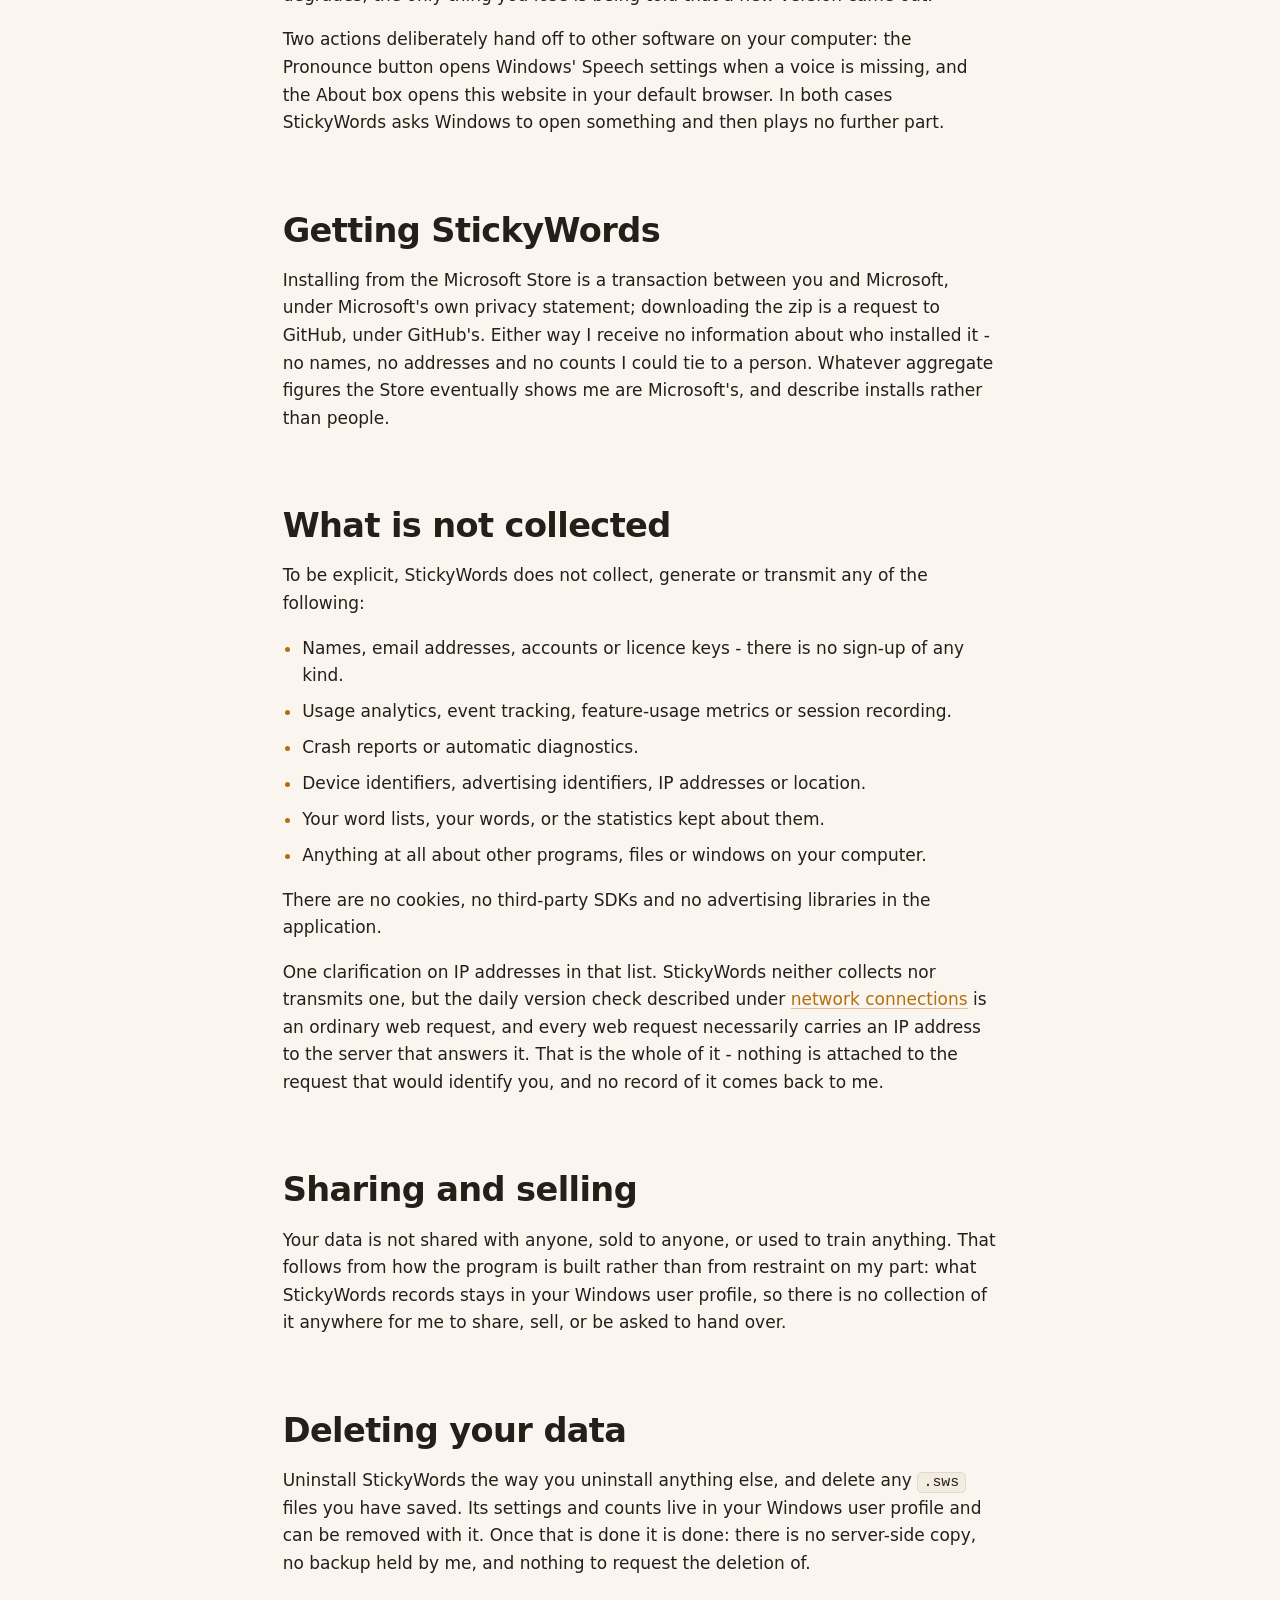
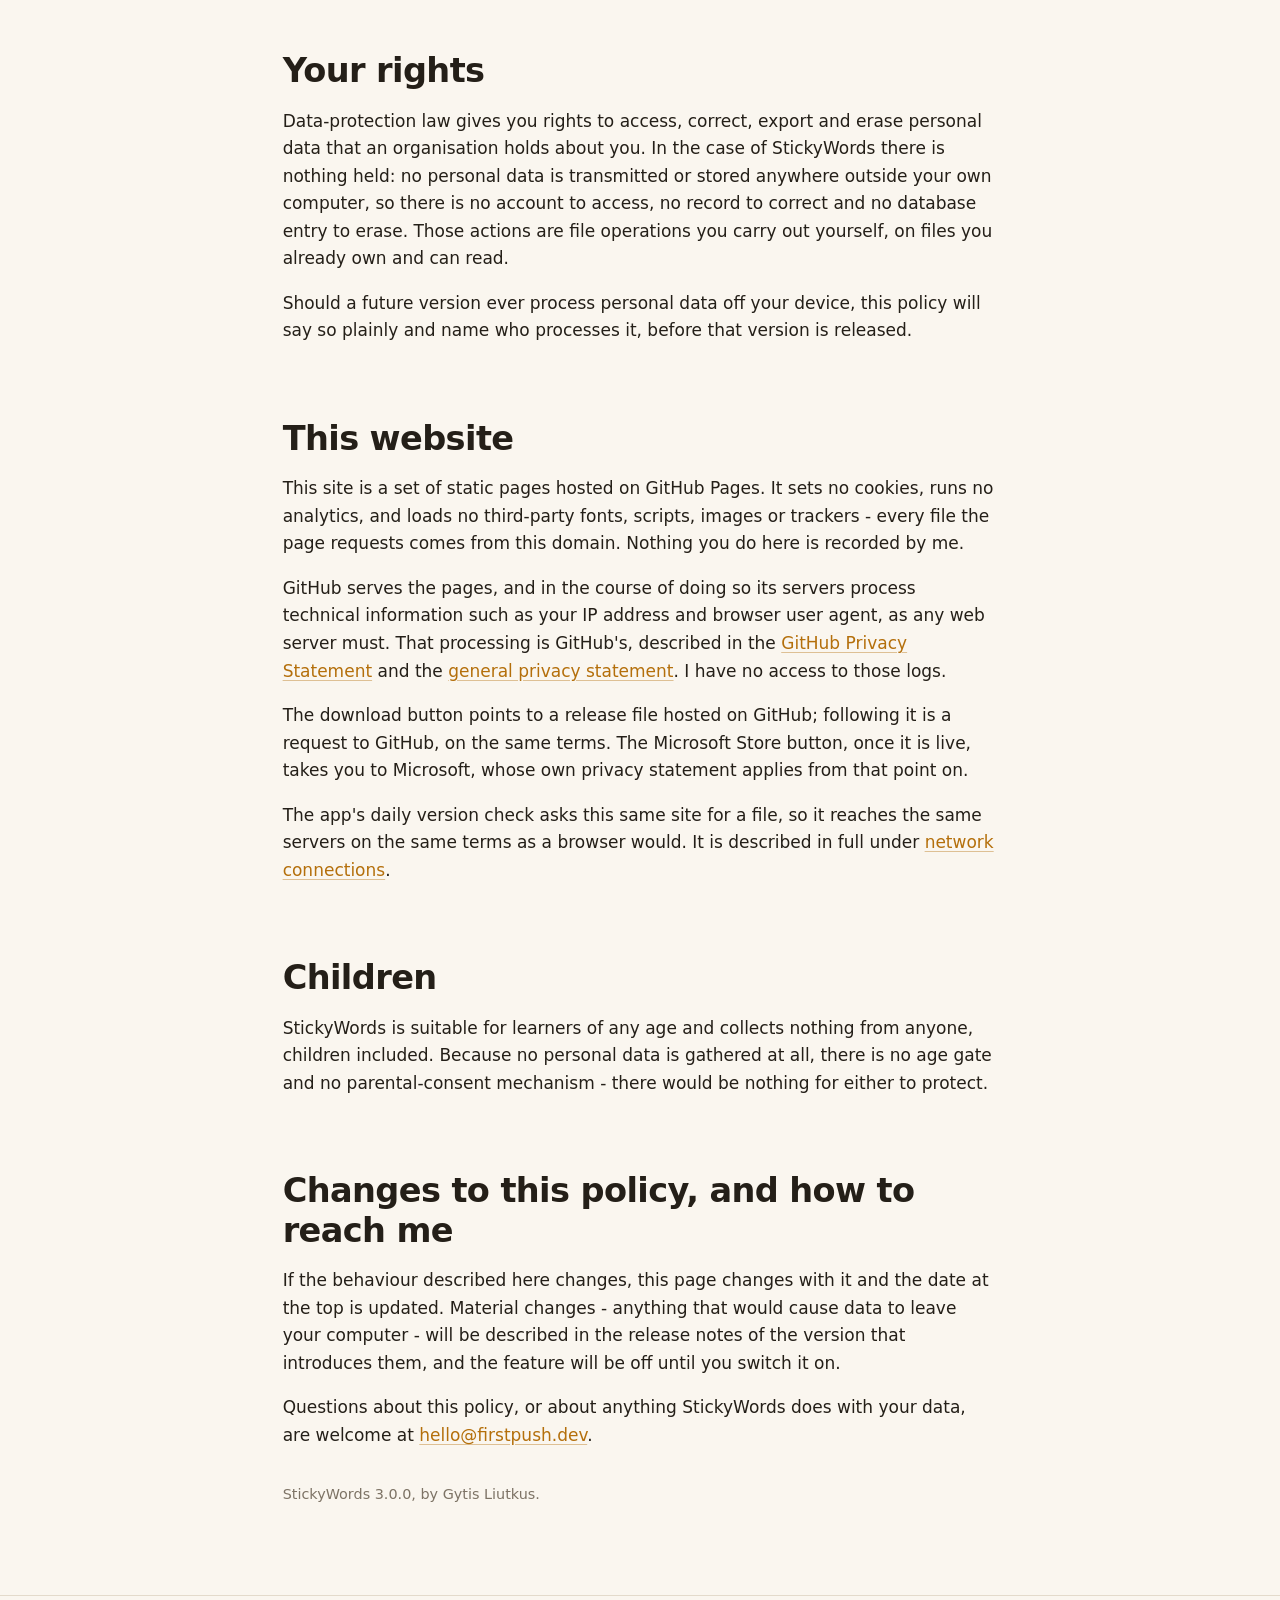
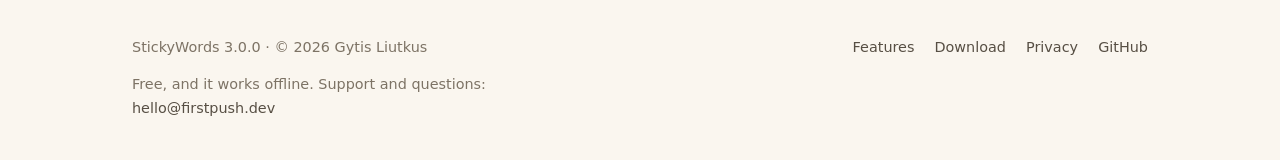
<file: privacy/index.html>
<!doctype html>
<html lang="en">
<head>
<meta charset="utf-8">
<meta name="viewport" content="width=device-width, initial-scale=1">
<title>Privacy policy - StickyWords 3</title>
<meta name="description" content="What StickyWords 3 records, what it does not, and what happens when you press Pronounce. Written in the present tense about the version you can install today.">
<link rel="icon" href="../assets/img/favicon.svg" type="image/svg+xml">
<link rel="stylesheet" href="../assets/css/site.css">
<meta name="theme-color" content="#faf6ef" media="(prefers-color-scheme: light)">
<meta name="theme-color" content="#14120e" media="(prefers-color-scheme: dark)">
<meta property="og:type" content="article">
<meta property="og:title" content="Privacy policy - StickyWords 3">
<meta property="og:description" content="What StickyWords 3 records, what it does not, and what happens when you press Pronounce.">
<meta property="og:url" content="https://stickywords.firstpush.dev/privacy/">
</head>
<body>

<svg xmlns="http://www.w3.org/2000/svg" style="display:none" aria-hidden="true">
  <symbol id="i-arrow-left" viewBox="0 0 16 16" fill="none" stroke="currentColor" stroke-width="1.5" stroke-linecap="round" stroke-linejoin="round"><path d="M9.5 3.5 5 8l4.5 4.5"/></symbol>
</svg>

<header class="site-head">
  <div class="wrap">
    <a class="brand" href="../">
      <img class="mark" src="../assets/img/favicon.svg" alt="" width="26" height="26">
      StickyWords
    </a>
    <nav class="site-nav">
      <a class="opt-sm" href="../#features">Features</a>
      <a class="opt" href="../#lists">Word lists</a>
      <a href="../#download">Download</a>
    </nav>
  </div>
</header>

<main>
  <div class="wrap page-head">
    <a class="back-link" href="../">
      <svg width="16" height="16" aria-hidden="true"><use href="#i-arrow-left"/></svg>
      Back to StickyWords
    </a>
    <h1>Privacy policy</h1>
    <p class="updated">Last updated 5 September 2026 · Applies to StickyWords 3.0.0 for Windows
      and to this website.</p>
  </div>

  <section style="padding-top:26px">
    <div class="wrap prose">

      <div class="callout">
        <p><strong>The short version.</strong> StickyWords works offline, and the only thing it
          ever asks the network is whether a newer version exists. There is no account and no
          sign-up, your word lists are ordinary files on your own disk, and StickyWords does
          not collect analytics or usage data. It has no telemetry, no crash reporting and no
          advertising.</p>
      </div>

      <p>This policy describes what the program does today, in the version named above. It is
        written in the present tense on purpose: it states current behaviour rather than
        intentions. If a later version changes any of this, the policy changes with it, before
        that version ships.</p>

      <nav class="toc" aria-label="Contents">
        <h2>Contents</h2>
        <ol>
          <li><a href="#stores">What the app records</a></li>
          <li><a href="#lists">Your word lists</a></li>
          <li><a href="#startup">Starting with Windows</a></li>
          <li><a href="#speech">Pronunciation</a></li>
          <li><a href="#network">Network connections</a></li>
          <li><a href="#getting">Getting StickyWords</a></li>
          <li><a href="#not-collected">What is not collected</a></li>
          <li><a href="#sharing">Sharing and selling</a></li>
          <li><a href="#deleting">Deleting your data</a></li>
          <li><a href="#rights">Your rights</a></li>
          <li><a href="#website">This website</a></li>
          <li><a href="#children">Children</a></li>
          <li><a href="#changes">Changes and contact</a></li>
        </ol>
      </nav>

      <h2 id="stores">What the app records</h2>
      <p>Everything StickyWords remembers between runs stays in your own Windows user profile,
        on the machine you installed it on - three files in
        <code>%APPDATA%\StickyWords\</code>, or, if you installed from the Microsoft Store, the
        same three in that package's own folder under <code>%LOCALAPPDATA%\Packages\</code>.
        None of them is transmitted anywhere:</p>
      <ul>
        <li><strong>Your display preferences</strong> - where the note sits on screen, its
          opacity and colour scheme, and which word list you had open last.</li>
        <li><strong>How many times each item has been shown to you</strong>, accumulated across
          sessions. These are counts attached to your own words; there is nothing about you in
          them, and no record of when you were at the computer.</li>
        <li><strong>A diagnostic log</strong>, so that if something misbehaves there is a record
          to look at. It stays on your disk. It is never uploaded, and there is no button that
          sends it anywhere.</li>
      </ul>

      <h2 id="lists">Your word lists</h2>
      <p>Word lists are <code>.sws</code> files that you create and save wherever you choose -
        a documents folder, a USB stick, a synced folder if that is what you want. StickyWords
        reads and writes the file you point it at and does nothing else with it. Fields it does
        not recognise are preserved and written back untouched.</p>
      <p>A list is plain JSON, small enough to read and to email to someone else. That is a
        deliberate property of the format: the list is yours, and it is portable without the
        app's help.</p>

      <h2 id="startup">Starting with Windows</h2>
      <p>While <em>Start with Windows</em> is switched on in the Options menu, StickyWords
        registers itself to launch when you sign in, using whichever mechanism your Windows
        install expects. Switching the option off removes that registration. It is the only
        thing StickyWords asks Windows to remember about it, and you can see and revoke it
        yourself under Settings → Apps → Startup.</p>

      <h2 id="speech">Pronunciation</h2>
      <p>When you press Pronounce, the word is spoken by SAPI 5 using a voice that is already
        installed on your PC. The audio is synthesised locally, by Windows, on your own machine.
        No text - not the word, not its meaning, not the language of the list - is sent to any
        server in order to be spoken.</p>
      <p>If no installed voice can speak the list's language, the button does not simply fail:
        it turns into an install icon and opens the Speech page of Windows Settings, where you
        can add a voice. That opens a local Windows settings page; StickyWords is not involved
        in whatever you do there, and Microsoft's own terms and privacy statement govern any
        voice you choose to download.</p>

      <h2 id="network">Network connections</h2>
      <p>StickyWords 3.0.0 makes one network request, and only in the build you download as a
        zip. About once a day it asks this website for
        <code>https://stickywords.firstpush.dev/latest.json</code> - a small static file naming
        the current version - and compares the version in it with its own, so that it can tell
        you when a newer one exists.</p>
      <p>That request is a plain GET for a fixed file. Nothing is sent about you: no
        identifier, no account, no query string and no request body, and nothing at all about
        your word lists, your settings or how you have been using the program. The reply is
        read, compared, and discarded.</p>
      <p>It is still a web request, and like any web request it reaches the server that answers
        it - GitHub Pages, which serves this site and processes an IP address and browser user
        agent in the course of doing so, as any web server must. That processing is GitHub's
        and is described under <a href="#website">this website</a> below; I have no access to
        those logs, and there is nothing in the request that would distinguish it from someone
        opening this page in a browser.</p>
      <p>The Microsoft Store build does not make this request at all - Windows keeps Store apps
        up to date itself, so there is nothing for the app to check.</p>
      <p>Beyond that, nothing touches the network. StickyWords does not phone home, does not
        fetch content, does not report errors and has no telemetry of any kind. You can run it
        on a machine that has never been online and nothing about it degrades; the only thing
        you lose is being told that a new version came out.</p>
      <p>Two actions deliberately hand off to other software on your computer: the Pronounce
        button opens Windows' Speech settings when a voice is missing, and the About box opens
        this website in your default browser. In both cases StickyWords asks Windows to open
        something and then plays no further part.</p>

      <h2 id="getting">Getting StickyWords</h2>
      <p>Installing from the Microsoft Store is a transaction between you and Microsoft, under
        Microsoft's own privacy statement; downloading the zip is a request to GitHub, under
        GitHub's. Either way I receive no information about who installed it - no names, no
        addresses and no counts I could tie to a person. Whatever aggregate figures the Store
        eventually shows me are Microsoft's, and describe installs rather than people.</p>

      <h2 id="not-collected">What is not collected</h2>
      <p>To be explicit, StickyWords does not collect, generate or transmit any of the
        following:</p>
      <ul>
        <li>Names, email addresses, accounts or licence keys - there is no sign-up of any kind.</li>
        <li>Usage analytics, event tracking, feature-usage metrics or session recording.</li>
        <li>Crash reports or automatic diagnostics.</li>
        <li>Device identifiers, advertising identifiers, IP addresses or location.</li>
        <li>Your word lists, your words, or the statistics kept about them.</li>
        <li>Anything at all about other programs, files or windows on your computer.</li>
      </ul>
      <p>There are no cookies, no third-party SDKs and no advertising libraries in the
        application.</p>
      <p>One clarification on IP addresses in that list. StickyWords neither collects nor
        transmits one, but the daily version check described under
        <a href="#network">network connections</a> is an ordinary web request, and every web
        request necessarily carries an IP address to the server that answers it. That is the
        whole of it - nothing is attached to the request that would identify you, and no record
        of it comes back to me.</p>

      <h2 id="sharing">Sharing and selling</h2>
      <p>Your data is not shared with anyone, sold to anyone, or used to train anything. That
        follows from how the program is built rather than from restraint on my part: what
        StickyWords records stays in your Windows user profile, so there is no collection of it
        anywhere for me to share, sell, or be asked to hand over.</p>

      <h2 id="deleting">Deleting your data</h2>
      <p>Uninstall StickyWords the way you uninstall anything else, and delete any
        <code>.sws</code> files you have saved. Its settings and counts live in your Windows
        user profile and can be removed with it. Once that is done it is done: there is no
        server-side copy, no backup held by me, and nothing to request the deletion of.</p>

      <h2 id="rights">Your rights</h2>
      <p>Data-protection law gives you rights to access, correct, export and erase personal data
        that an organisation holds about you. In the case of StickyWords there is nothing held:
        no personal data is transmitted or stored anywhere outside your own computer, so there
        is no account to access, no record to correct and no database entry to erase. Those
        actions are file operations you carry out yourself, on files you already own and can
        read.</p>
      <p>Should a future version ever process personal data off your device, this policy will
        say so plainly and name who processes it, before that version is released.</p>

      <h2 id="website">This website</h2>
      <p>This site is a set of static pages hosted on GitHub Pages. It sets no cookies, runs no
        analytics, and loads no third-party fonts, scripts, images or trackers - every file the
        page requests comes from this domain. Nothing you do here is recorded by me.</p>
      <p>GitHub serves the pages, and in the course of doing so its servers process technical
        information such as your IP address and browser user agent, as any web server must.
        That processing is GitHub's, described in the
        <a href="https://docs.github.com/site-policy/privacy-policies/github-privacy-statement">GitHub
        Privacy Statement</a> and the
        <a href="https://docs.github.com/site-policy/privacy-policies/github-general-privacy-statement">general
        privacy statement</a>. I have no access to those logs.</p>
      <p>The download button points to a release file hosted on GitHub; following it is a
        request to GitHub, on the same terms. The Microsoft Store button, once it is live, takes
        you to Microsoft, whose own privacy statement applies from that point on.</p>
      <p>The app's daily version check asks this same site for a file, so it reaches the same
        servers on the same terms as a browser would. It is described in full under
        <a href="#network">network connections</a>.</p>

      <h2 id="children">Children</h2>
      <p>StickyWords is suitable for learners of any age and collects nothing from anyone,
        children included. Because no personal data is gathered at all, there is no age gate and
        no parental-consent mechanism - there would be nothing for either to protect.</p>

      <h2 id="changes">Changes to this policy, and how to reach me</h2>
      <p>If the behaviour described here changes, this page changes with it and the date at the
        top is updated. Material changes - anything that would cause data to leave your computer
        - will be described in the release notes of the version that introduces them, and the
        feature will be off until you switch it on.</p>
      <p>Questions about this policy, or about anything StickyWords does with your data, are
        welcome at <a href="mailto:hello@firstpush.dev">hello@firstpush.dev</a>.</p>

      <p class="updated" style="margin-top:34px">StickyWords 3.0.0, by Gytis Liutkus.</p>

    </div>
  </section>
</main>

<footer class="site-foot">
  <div class="wrap">
    <div>
      <p>StickyWords 3.0.0 &middot; &copy; 2026 Gytis Liutkus</p>
      <p class="foot-credit">Free, and it works offline. Support and questions:
        <a href="mailto:hello@firstpush.dev">hello@firstpush.dev</a></p>
    </div>
    <nav class="foot-links">
      <a href="../#features">Features</a>
      <a href="../#download">Download</a>
      <a href="./">Privacy</a>
      <a href="https://github.com/64715/stickywords-web">GitHub</a>
    </nav>
  </div>
</footer>

</body>
</html>
</file>
<file: assets/css/site.css>
/* StickyWords 3 - one stylesheet, no dependencies, no webfonts. */

/* ---------- palette ---------- */
:root {
  color-scheme: light dark;

  --paper:      #faf6ef;
  --paper-2:    #f2ece1;
  --surface:    #fffdf9;
  --ink:        #241f18;
  --ink-2:      #574f44;
  --muted:      #7d7365;
  --line:       #e3dacb;
  --line-2:     #d3c7b2;

  --amber:      #b46f0b;
  --amber-hot:  #8f5606;
  --amber-soft: #fbeed3;

  --note-bg:    #ffdf9e;
  --note-bg-2:  #ffd070;
  --note-ink:   #3a2a08;
  --note-ink-2: #7a5c1d;
  --desk:       #6f6455;
  --desk-2:     #4a4238;

  --code-key:   #8a5b12;
  --code-str:   #4a6b2a;
  --code-num:   #2f6a8f;
  --code-lit:   #8a3f6b;

  --shadow:     0 1px 2px rgba(60,45,20,.06), 0 8px 28px rgba(60,45,20,.09);
  --shadow-lg:  0 2px 6px rgba(60,45,20,.10), 0 26px 60px rgba(60,45,20,.20);

  --radius:     14px;
  --wrap:       1080px;
}

@media (prefers-color-scheme: dark) {
  :root {
    --paper:      #14120e;
    --paper-2:    #1b1813;
    --surface:    #1e1a15;
    --ink:        #efe8dc;
    --ink-2:      #c6bcac;
    --muted:      #9a8f7e;
    --line:       #322c24;
    --line-2:     #443c31;

    --amber:      #e9a63b;
    --amber-hot:  #f7bd60;
    --amber-soft: #2c2216;

    --desk:       #241f19;
    --desk-2:     #12100d;

    --code-key:   #e0a955;
    --code-str:   #9fc271;
    --code-num:   #78b6dc;
    --code-lit:   #d295bd;

    --shadow:     0 1px 2px rgba(0,0,0,.4), 0 8px 28px rgba(0,0,0,.45);
    --shadow-lg:  0 2px 6px rgba(0,0,0,.5), 0 26px 60px rgba(0,0,0,.6);
  }
}

/* ---------- base ---------- */
*, *::before, *::after { box-sizing: border-box; }

html { -webkit-text-size-adjust: 100%; scroll-behavior: smooth; }
@media (prefers-reduced-motion: reduce) { html { scroll-behavior: auto; } }

body {
  margin: 0;
  background: var(--paper);
  color: var(--ink);
  font-family: system-ui, -apple-system, "Segoe UI", Roboto, "Helvetica Neue", Arial, sans-serif;
  font-size: 17px;
  line-height: 1.62;
  -webkit-font-smoothing: antialiased;
}

h1, h2, h3 { line-height: 1.18; letter-spacing: -.018em; margin: 0 0 .5em; font-weight: 650; }
h1 { font-size: clamp(2rem, 1.4rem + 2.5vw, 3.15rem); letter-spacing: -.03em; }
h2 { font-size: clamp(1.5rem, 1.16rem + 1.5vw, 2.1rem); }
h3 { font-size: 1.06rem; font-weight: 640; }
p  { margin: 0 0 1em; }
p:last-child { margin-bottom: 0; }

a { color: var(--amber); text-decoration-color: color-mix(in srgb, var(--amber) 40%, transparent); text-underline-offset: .18em; }
a:hover { color: var(--amber-hot); text-decoration-color: currentColor; }

code, pre, kbd { font-family: ui-monospace, "Cascadia Mono", "Segoe UI Mono", Menlo, Consolas, monospace; }
code { font-size: .88em; background: var(--paper-2); border: 1px solid var(--line); border-radius: 5px; padding: .1em .35em; }

:focus-visible { outline: 2px solid var(--amber); outline-offset: 2px; border-radius: 4px; }

.wrap { max-width: var(--wrap); margin-inline: auto; padding-inline: clamp(18px, 5vw, 32px); }
.lede { font-size: clamp(1.05rem, 1rem + .35vw, 1.2rem); color: var(--ink-2); max-width: 62ch; }
.muted { color: var(--muted); }
.center { text-align: center; margin-inline: auto; }

section { padding-block: clamp(48px, 7vw, 88px); }
section + section { border-top: 1px solid var(--line); }

.eyebrow {
  font-size: .74rem; font-weight: 700; letter-spacing: .13em; text-transform: uppercase;
  color: var(--amber); margin: 0 0 .7em;
}

/* ---------- header ---------- */
.site-head {
  position: sticky; top: 0; z-index: 20;
  background: color-mix(in srgb, var(--paper) 88%, transparent);
  backdrop-filter: saturate(1.4) blur(10px);
  border-bottom: 1px solid var(--line);
}
.site-head .wrap { display: flex; align-items: center; gap: 20px; min-height: 60px; }
.brand { display: flex; align-items: center; gap: 9px; font-weight: 670; color: var(--ink); text-decoration: none; letter-spacing: -.02em; }
.brand:hover { color: var(--ink); }
.brand .mark { width: 26px; height: 26px; flex: none; border-radius: 6px; }
.site-nav { margin-left: auto; display: flex; align-items: center; gap: clamp(12px, 2.4vw, 26px); }
.site-nav a { color: var(--ink-2); text-decoration: none; font-size: .94rem; }
.site-nav a:hover { color: var(--amber); }
@media (max-width: 640px) { .site-nav .opt { display: none; } }
@media (max-width: 420px) {
  .site-head .wrap { gap: 12px; }
  .site-nav .opt-sm { display: none; }
  .brand { font-size: .96rem; }
}

/* ---------- buttons ---------- */
.btn {
  display: inline-flex; align-items: center; gap: 9px;
  padding: 11px 20px; border-radius: 10px;
  font-size: .97rem; font-weight: 620; text-decoration: none;
  border: 1px solid transparent; cursor: pointer;
  transition: transform .12s ease, background-color .12s ease, border-color .12s ease;
}
.btn:hover { transform: translateY(-1px); }
.btn svg { flex: none; }
.btn-primary { background: var(--amber); color: #fff; }
.btn-primary:hover { background: var(--amber-hot); color: #fff; }
@media (prefers-color-scheme: dark) { .btn-primary { color: #201803; } .btn-primary:hover { color: #201803; } }
.btn-secondary { background: var(--surface); color: var(--ink); border-color: var(--line-2); }
.btn-secondary:hover { color: var(--ink); border-color: var(--amber); }
.btn-row { display: flex; flex-wrap: wrap; gap: 12px; margin-top: 26px; }
.btn-note { font-size: .87rem; color: var(--muted); margin-top: 14px; }

/* ---------- hero ---------- */
.hero { padding-block: clamp(44px, 6vw, 76px) clamp(48px, 7vw, 84px); border-top: 0; }
.hero .wrap { display: grid; gap: clamp(36px, 5vw, 56px); align-items: center; }
@media (min-width: 900px) { .hero .wrap { grid-template-columns: minmax(0, 1fr) minmax(0, 1.02fr); } }
.hero h1 { margin-bottom: .38em; }
.hero .lede { max-width: 34ch; }
.version-pill {
  display: inline-block; margin-bottom: 16px; padding: 4px 11px; border-radius: 999px;
  background: var(--amber-soft); color: var(--amber); border: 1px solid color-mix(in srgb, var(--amber) 25%, transparent);
  font-size: .78rem; font-weight: 640; letter-spacing: .02em;
}

/* ---------- the note mock ---------- */
.desk {
  position: relative; border-radius: var(--radius); padding: clamp(20px, 3.5vw, 40px);
  background: linear-gradient(150deg, var(--desk), var(--desk-2));
  box-shadow: var(--shadow-lg); overflow: hidden;
  display: flex; justify-content: center; align-items: center;
}
.note-stage { position: relative; width: 100%; max-width: 470px; margin-bottom: 8px; container-type: inline-size; }

.note {
  position: relative; width: 100%; aspect-ratio: 247 / 103;
  background: linear-gradient(165deg, var(--note-bg), var(--note-bg-2));
  color: var(--note-ink);
  border-radius: 2.4cqw; opacity: .9;
  box-shadow: 0 10px 30px rgba(0,0,0,.34);
  /* the toolbar strip is a fixed share of the note, as in the app */
  display: grid; grid-template-rows: 8.5cqw 1fr; overflow: hidden;
}

/* toolbar: reserved space always, ink only on hover - as in the app */
.note-bar {
  display: flex; align-items: center; justify-content: center; gap: 2.1cqw;
  padding-top: 1.6cqw; opacity: 0; transition: opacity .16s ease;
}
.note:hover .note-bar, .note:focus-within .note-bar { opacity: .82; }
@media (hover: none) { .note-bar { opacity: .82; } }
.note-bar svg { width: 4.2cqw; height: 4.2cqw; color: var(--note-ink-2); }

.note-body { display: grid; align-content: center; justify-items: center; gap: .5cqw; padding: 0 3cqw 2cqw; text-align: center; }
.note-body > * { transition: opacity .32s ease; }
.note-stage[data-swapping="1"] .note-body > * { opacity: 0; }
.w-word { font-size: 6.6cqw; font-weight: 640; letter-spacing: -.01em; }
.w-pron { font-size: 4.1cqw; min-height: 1.2em; color: var(--note-ink-2); font-family: ui-monospace, "Cascadia Mono", Consolas, monospace; }
.w-mean { font-size: 4.6cqw; color: color-mix(in srgb, var(--note-ink) 82%, transparent); }

.desk-caption {
  position: absolute; left: 0; right: 0; bottom: 10px;
  text-align: center; font-size: .78rem; color: rgba(255,255,255,.5);
}

/* ---------- premise band ---------- */
.premise { background: var(--paper-2); }
.premise .wrap { max-width: 780px; text-align: center; }
.premise .big { font-size: clamp(1.25rem, 1.05rem + 1.1vw, 1.75rem); line-height: 1.42; letter-spacing: -.02em; margin-bottom: .7em; }

/* ---------- feature cards ---------- */
.cards { display: grid; gap: 22px; margin-top: 34px; }
@media (min-width: 720px) { .cards { grid-template-columns: 1fr 1fr; } }
.card {
  background: var(--surface); border: 1px solid var(--line); border-radius: var(--radius);
  padding: clamp(20px, 2.4vw, 28px); box-shadow: var(--shadow);
}
.card > h3:first-of-type { margin-top: 0; }
.card-head { display: flex; align-items: center; gap: 11px; margin-bottom: 16px; }
.card-head svg { width: 20px; height: 20px; color: var(--amber); flex: none; }
.card-head h3 { margin: 0; font-size: 1.14rem; }
.card dl { margin: 0; display: grid; gap: 15px; }
.card dt { font-weight: 640; font-size: .97rem; }
.card dd { margin: 2px 0 0; color: var(--ink-2); font-size: .95rem; line-height: 1.55; }

/* ---------- screenshots ---------- */
.shots { display: grid; gap: 26px; margin-top: 34px; }
@media (min-width: 800px) { .shots { grid-template-columns: 1fr 1fr; } }
.shot { margin: 0; }
.shot img,
.shot .shot-ph {
  display: block; width: 100%; aspect-ratio: var(--ar, 16 / 10);
  border-radius: 10px; border: 1px solid var(--line-2);
}
.shot img { object-fit: cover; box-shadow: var(--shadow); background: var(--paper-2); }
.shot .shot-ph {
  border-style: dashed; background: var(--paper-2);
  display: grid; place-content: center; gap: 6px; text-align: center; padding: 16px;
  color: var(--muted); font-family: ui-monospace, Consolas, monospace; font-size: .8rem;
}
.shot .shot-ph strong { display: block; color: var(--ink-2); font-size: .86rem; font-family: inherit; }
.shot figcaption { margin-top: 10px; font-size: .9rem; color: var(--ink-2); }

/* ---------- code ---------- */
.codebox {
  background: var(--surface); border: 1px solid var(--line); border-radius: var(--radius);
  box-shadow: var(--shadow); overflow: hidden;
}
.codebox .codebar {
  display: flex; align-items: center; gap: 8px;
  padding: 9px 15px; border-bottom: 1px solid var(--line);
  background: var(--paper-2); font-size: .82rem; color: var(--muted);
  font-family: ui-monospace, Consolas, monospace;
}
.codebox pre { margin: 0; padding: 16px 18px; overflow-x: auto; font-size: .84rem; line-height: 1.62; }
.tk-k { color: var(--code-key); }
.tk-s { color: var(--code-str); }
.tk-n { color: var(--code-num); }
.tk-l { color: var(--code-lit); }
.tk-p { color: var(--muted); }

.split { display: grid; gap: clamp(28px, 4vw, 44px); align-items: start; }
@media (min-width: 900px) { .split { grid-template-columns: minmax(0, 1fr) minmax(0, 1fr); } }

/* ---------- tables ---------- */
.scroll { overflow-x: auto; margin-top: 26px; border: 1px solid var(--line); border-radius: var(--radius); background: var(--surface); }
table { border-collapse: collapse; width: 100%; font-size: .94rem; }
th, td { text-align: left; padding: 12px 16px; border-bottom: 1px solid var(--line); vertical-align: top; }
thead th { background: var(--paper-2); font-size: .78rem; letter-spacing: .07em; text-transform: uppercase; color: var(--muted); font-weight: 700; white-space: nowrap; }
tbody tr:last-child td { border-bottom: 0; }
td code { white-space: nowrap; }

kbd {
  display: inline-block; padding: 2px 7px; font-size: .8rem;
  background: var(--paper-2); border: 1px solid var(--line-2);
  border-bottom-width: 2px; border-radius: 6px; color: var(--ink);
  white-space: nowrap;
}

/* ---------- heritage ---------- */
.timeline { display: grid; gap: 20px; margin-top: 32px; }
@media (min-width: 760px) { .timeline { grid-template-columns: repeat(3, 1fr); } }
.era { border-top: 2px solid var(--line-2); padding-top: 16px; }
.era .yr { font-size: 1.6rem; font-weight: 660; letter-spacing: -.02em; color: var(--amber); line-height: 1; }
.era p { margin: 8px 0 0; font-size: .95rem; color: var(--ink-2); }

/* ---------- download band ---------- */
.download { background: var(--paper-2); }
.download .wrap { max-width: 760px; text-align: center; }
.download .btn-row { justify-content: center; }

/* ---------- prose (privacy) ---------- */
.prose { max-width: 72ch; }
.prose h2 { margin-top: 2.2em; scroll-margin-top: 80px; }
.prose h2:first-of-type { margin-top: 1.4em; }
.prose h3 { margin-top: 1.8em; }
.prose ul { padding-left: 1.15em; margin: 0 0 1em; }
.prose li { margin-bottom: .5em; }
.prose li::marker { color: var(--amber); }
.callout {
  background: var(--amber-soft); border: 1px solid color-mix(in srgb, var(--amber) 26%, transparent);
  border-radius: var(--radius); padding: clamp(18px, 2.4vw, 26px); margin: 26px 0;
}
.callout p:first-child { margin-top: 0; }
.updated { font-size: .9rem; color: var(--muted); margin-top: 6px; }
.toc { background: var(--surface); border: 1px solid var(--line); border-radius: var(--radius); padding: 20px 24px; margin: 30px 0 40px; }
.toc h2 { font-size: .78rem !important; letter-spacing: .11em; text-transform: uppercase; color: var(--muted); margin: 0 0 12px !important; }
.toc ol { margin: 0; padding-left: 1.3em; columns: 2; column-gap: 30px; font-size: .94rem; }
@media (max-width: 620px) { .toc ol { columns: 1; } }
.toc li { margin-bottom: 6px; break-inside: avoid; }

.page-head { padding-block: clamp(40px, 6vw, 64px) 0; }
.back-link { display: inline-flex; align-items: center; gap: 7px; font-size: .92rem; text-decoration: none; margin-bottom: 20px; }
.back-link:hover { text-decoration: underline; }

/* ---------- footer ---------- */
.site-foot { border-top: 1px solid var(--line); padding-block: 40px; font-size: .9rem; color: var(--muted); }
.site-foot .wrap { display: flex; flex-wrap: wrap; gap: 18px 30px; align-items: baseline; justify-content: space-between; }
.site-foot a { color: var(--ink-2); text-decoration: none; }
.site-foot a:hover { color: var(--amber); }
.foot-links { display: flex; flex-wrap: wrap; gap: 8px 20px; }
.foot-credit { max-width: 46ch; }

/* ---------- 404 ---------- */
.notfound { min-height: 56vh; display: grid; place-content: center; text-align: center; gap: 6px; }

@media (prefers-reduced-motion: reduce) {
  *, *::before, *::after { animation-duration: .001ms !important; transition-duration: .001ms !important; }
}

/* pending CTA - remove .is-pending once the Store listing is live */
.btn.is-pending { opacity: .6; pointer-events: none; }

/* ---------- pairs (what a list is) ---------- */
.pairs { display: grid; gap: 12px; margin-top: 30px; }
@media (min-width: 640px) { .pairs { grid-template-columns: 1fr 1fr; } }
.pair {
  display: flex; align-items: baseline; gap: 11px; flex-wrap: wrap;
  background: var(--surface); border: 1px solid var(--line); border-radius: 10px;
  padding: 13px 16px; font-size: .95rem; box-shadow: var(--shadow);
}
.pair b { font-weight: 640; }
.pair .arrow { color: var(--amber); flex: none; font-weight: 700; }
.pair .ans { color: var(--ink-2); }

/* ---------- who it is for ---------- */
.who { display: grid; gap: 20px; margin-top: 32px; }
@media (min-width: 700px)  { .who { grid-template-columns: 1fr 1fr; } }
@media (min-width: 1020px) { .who { grid-template-columns: repeat(4, 1fr); } }
.who-card {
  background: var(--surface); border: 1px solid var(--line); border-radius: var(--radius);
  padding: 20px 22px; box-shadow: var(--shadow);
  display: flex; flex-direction: column;   /* so the horizon labels line up across cards */
}
.who-card h3 { font-size: 1.02rem; margin: 0 0 .5em; }
.who-card p { font-size: .93rem; color: var(--ink-2); margin: 0; line-height: 1.55; }
.who-card .horizon {
  display: block; margin-top: auto; padding-top: 16px; font-size: .72rem; font-weight: 700;
  letter-spacing: .1em; text-transform: uppercase; color: var(--amber);
}

/* ---------- starter lists ---------- */
.starters { display: grid; gap: 14px; margin-top: 32px; }
@media (min-width: 700px) { .starters { grid-template-columns: 1fr 1fr; } }
.starter {
  background: var(--surface); border: 1px solid var(--line); border-radius: var(--radius);
  padding: 17px 20px; box-shadow: var(--shadow);
}
.starter .name { font-weight: 640; display: flex; gap: 10px; align-items: baseline; }
.starter .count {
  font-family: ui-monospace, Consolas, monospace; font-size: .76rem; font-weight: 700;
  color: var(--amber); background: var(--amber-soft); border-radius: 5px;
  padding: 1px 7px; flex: none;
}
.starter p { margin: 6px 0 0; font-size: .92rem; color: var(--ink-2); }
</file>
